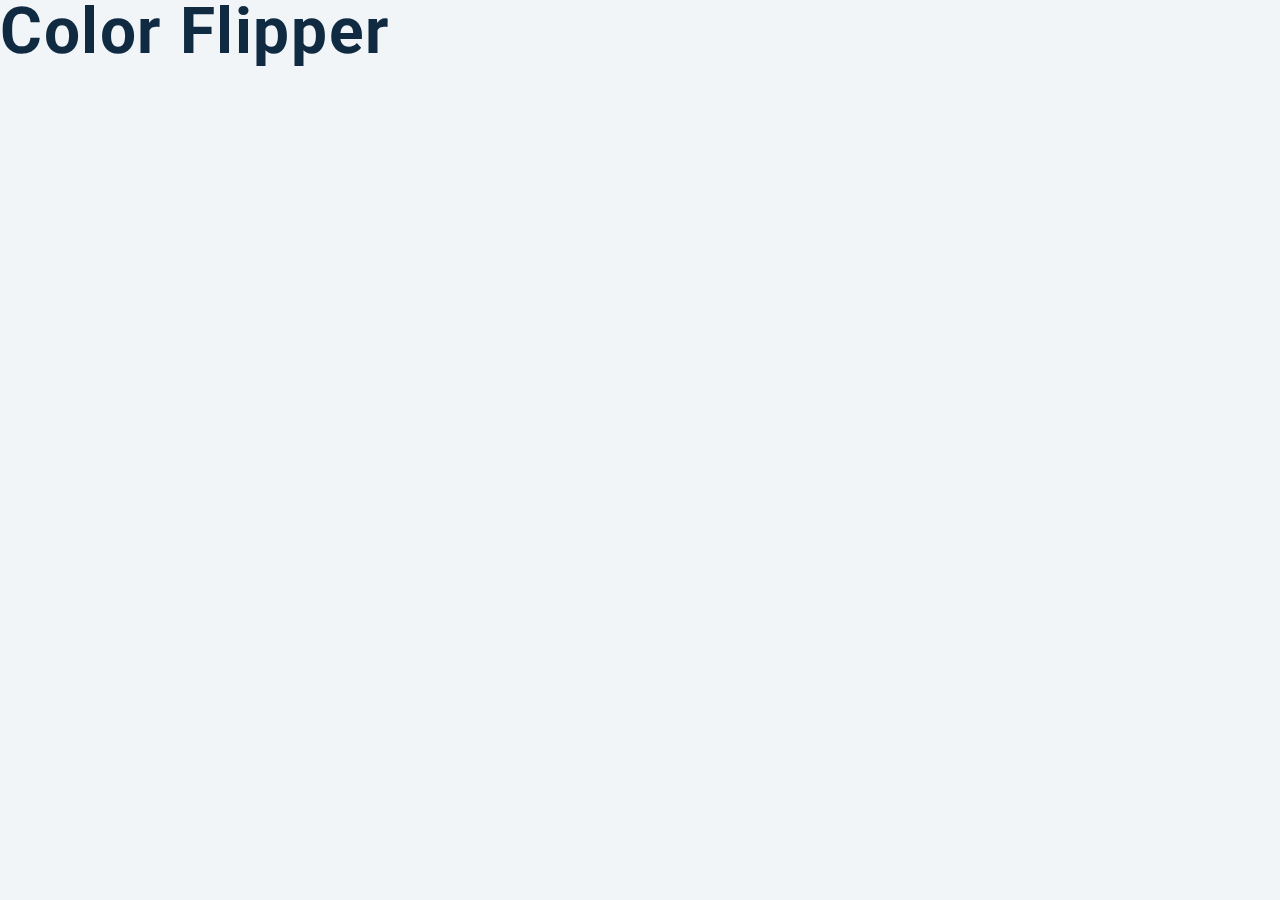
<file: index.html>
<!DOCTYPE html>
<html lang="en">
  <head>
    <meta charset="UTF-8" />
    <meta name="viewport" content="width=device-width, initial-scale=1.0" />
    <title>Color Flipper || Simple</title>

    <!-- styles -->
    <link rel="stylesheet" href="styles.css" />
  </head>
  <body>
    <h1>color flipper</h1>
    <!-- javascript -->
    <script src="app.js"></script>
  </body>
</html>
</file>
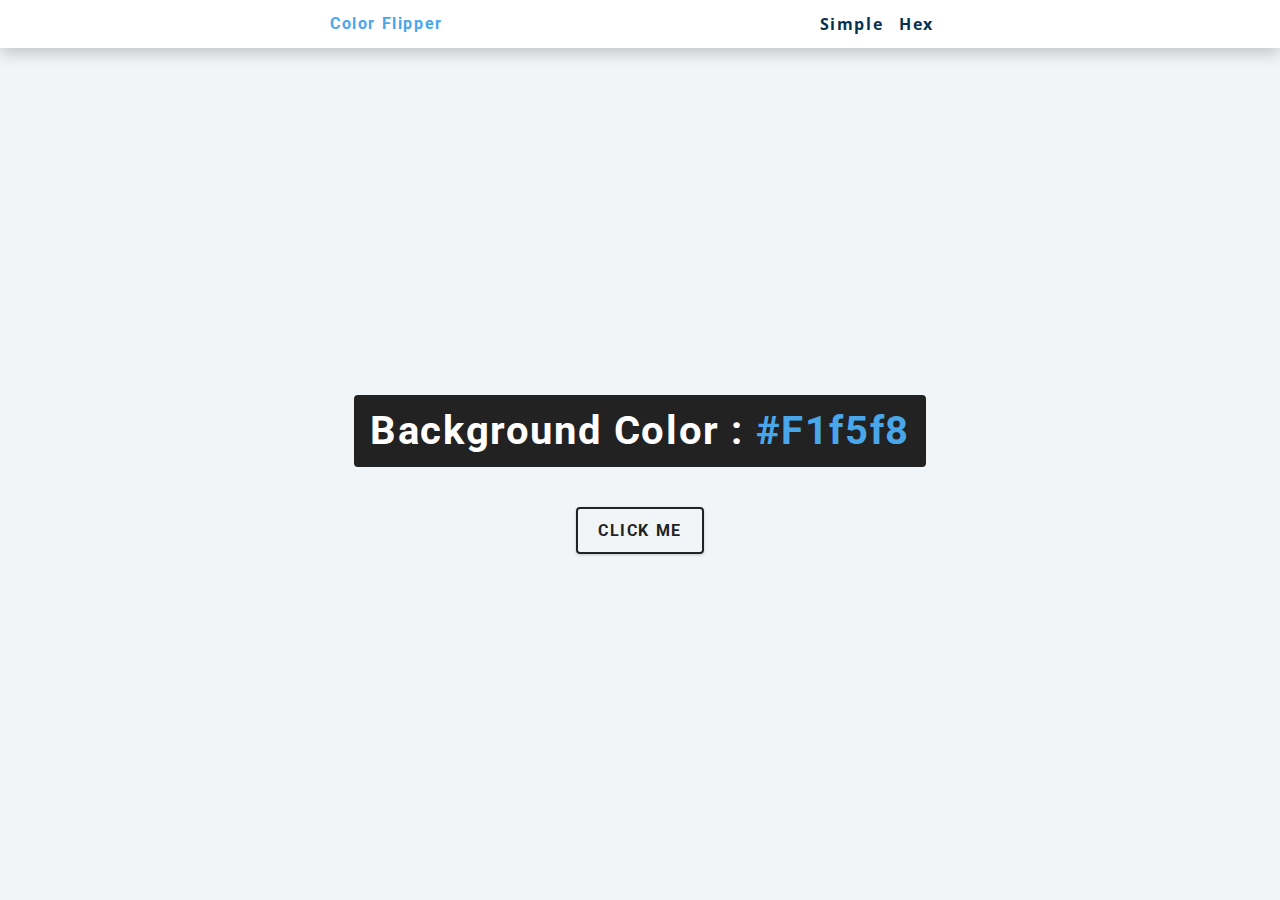
<file: 01-color-flipper/index.html>
<!DOCTYPE html>
<html lang="en">
  <head>
    <meta charset="UTF-8" />
    <meta name="viewport" content="width=device-width, initial-scale=1.0" />
    <title>Color Flipper || Simple</title>

    <!-- styles -->
    <link rel="stylesheet" href="styles.css" />
  </head>
  <body>
    <nav>
      <div class="nav-center">
        <h4>color flipper</h4>
        <ul class="nav-links">
          <li><a href="index.html">simple</a></li>
          <li><a href="hex.html">hex</a></li>
        </ul>
      </div>
    </nav>
    <main>
      <div class="container">
        <h2>background color : <span class="color">#f1f5f8</span></h2>
        <button class="btn btn-hero" id="btn">click me</button>
      </div>
    </main>
    <!-- javascript -->
    <script src="app.js"></script>
  </body>
</html>
</file>
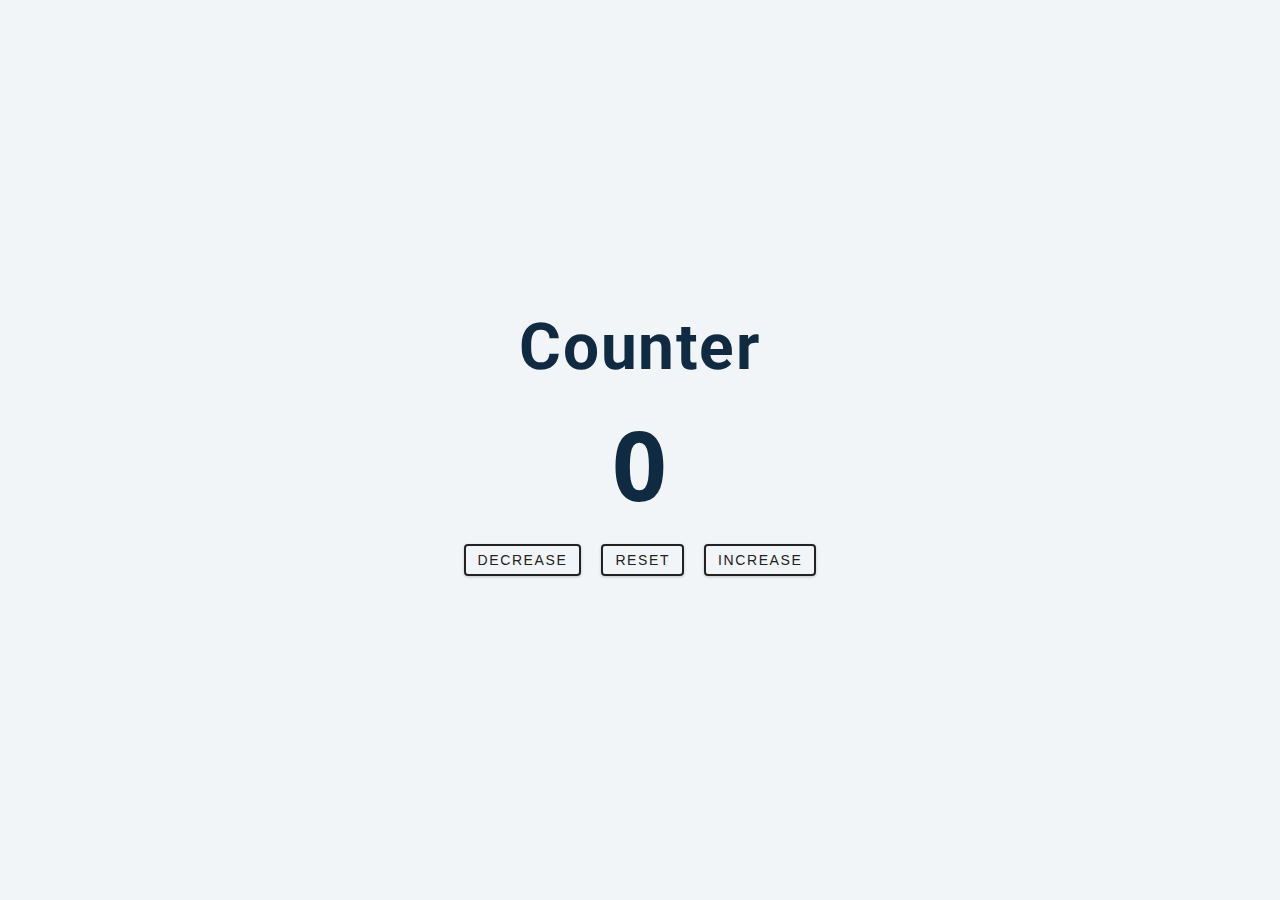
<file: 02-counter/index.html>
<!DOCTYPE html>
<html lang="en">
  <head>
    <meta charset="UTF-8" />
    <meta name="viewport" content="width=device-width, initial-scale=1.0" />
    <title>Counter</title>

    <!-- styles -->
    <link rel="stylesheet" href="styles.css" />
  </head>
  <body>
    <main>
      <div class="container">
        <h1>counter</h1>
        <span id="value">0</span>
        <div class="button-container">
          <button class="btn decrease">decrease</button>
          <button class="btn reset">reset</button>
          <button class="btn increase">increase</button>
        </div>
      </div>
    </main>
    <!-- javascript -->
    <script src="app.js"></script>
  </body>
</html>
</file>
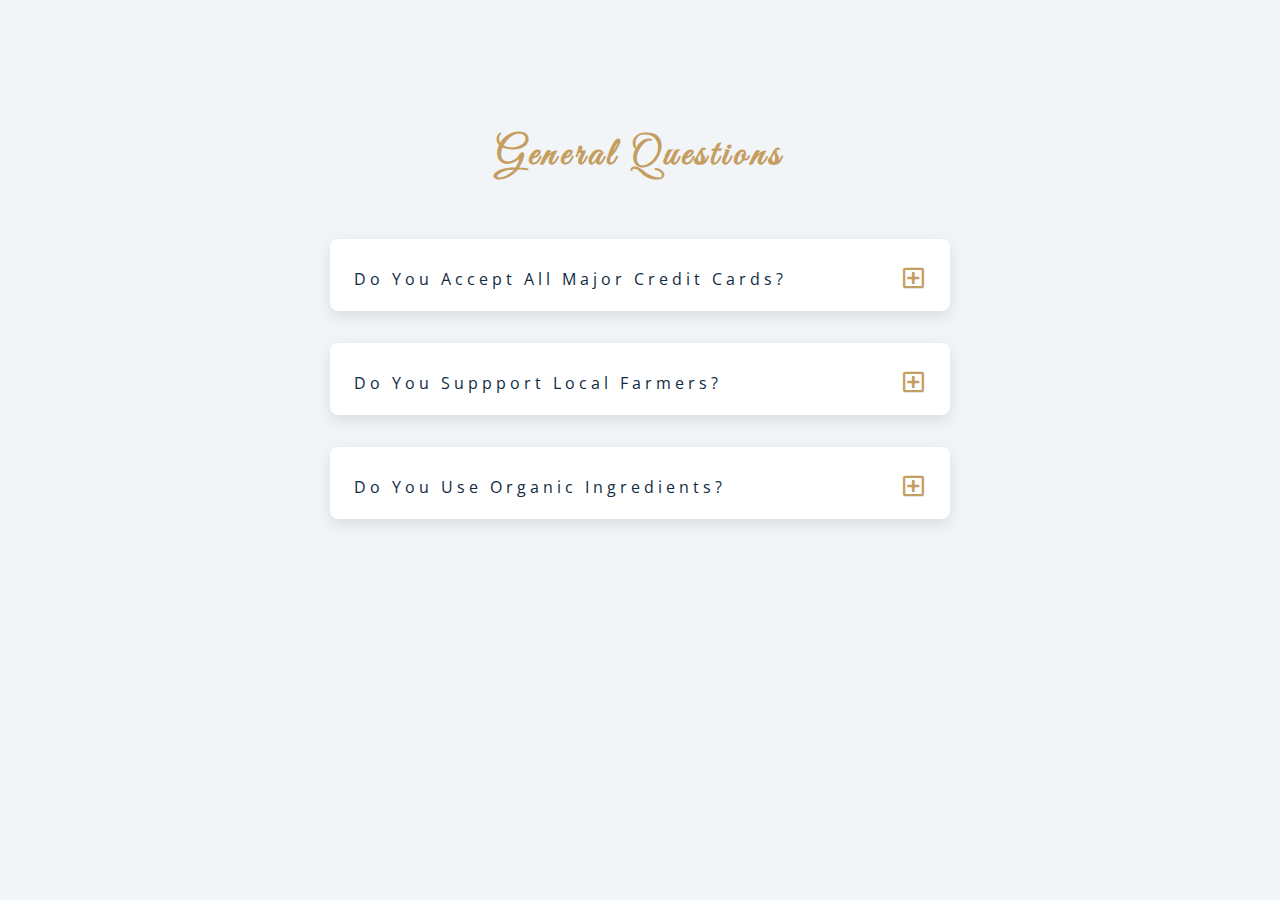
<file: 06-questions/index.html>
<!DOCTYPE html>
<html lang="en">
  <head>
    <meta charset="UTF-8" />
    <meta name="viewport" content="width=device-width, initial-scale=1.0" />
    <title>Q & A</title>
    <!-- font-awesome -->
    <link rel="stylesheet" href="https://cdnjs.cloudflare.com/ajax/libs/font-awesome/5.14.0/css/all.min.css" />
    <!-- extra fonts -->
    <link
      href="https://fonts.googleapis.com/css?family=Great+Vibes&display=swap"
      rel="stylesheet"
    />
    <!-- styles -->
    <link rel="stylesheet" href="styles.css" />
  </head>
  <body>
      <section class="questions">
        <!-- title -->
        <div class="title">
          <h2>general questions</h2>
        </div>
        <!-- questions -->
        <div class="section-center">
          <!-- single question -->
          <article class="question">
            <!-- question title -->
            <div class="question-title">
              <p>do you accept all major credit cards?</p>
              <button type="button" class="question-btn">
                <span class="plus-icon">
                  <i class="far fa-plus-square"></i>
                </span>
                <span class="minus-icon">
                  <i class="far fa-minus-square"></i>
                </span>
              </button>
            </div>
            <!-- question text -->
            <div class="question-text">
              <p>
                Lorem ipsum dolor sit amet, consectetur adipisicing elit. Est
                dolore illo dolores quia nemo doloribus quaerat, magni numquam
                repellat reprehenderit.
              </p>
            </div>
          </article>
          <!-- end of single question -->
          <!-- single question -->
          <article class="question">
            <!-- question title -->
            <div class="question-title">
              <p>do you suppport local farmers?</p>
              <button type="button" class="question-btn">
                <span class="plus-icon">
                  <i class="far fa-plus-square"></i>
                </span>
                <span class="minus-icon">
                  <i class="far fa-minus-square"></i>
                </span>
              </button>
            </div>
            <!-- question text -->
            <div class="question-text">
              <p>
                Lorem ipsum dolor sit amet, consectetur adipisicing elit. Est
                dolore illo dolores quia nemo doloribus quaerat, magni numquam
                repellat reprehenderit.
              </p>
            </div>
          </article>
          <!-- end of single question -->
          <!-- single question -->
          <article class="question">
            <!-- question title -->
            <div class="question-title">
              <p>do you use organic ingredients?</p>
              <!-- button -->
              <button type="button" class="question-btn">
                <span class="plus-icon">
                  <i class="far fa-plus-square"></i>
                </span>
                <span class="minus-icon">
                  <i class="far fa-minus-square"></i>
                </span>
              </button>
            </div>
            <!-- question text -->
            <div class="question-text">
              <p>
                Lorem ipsum dolor sit amet, consectetur adipisicing elit. Est
                dolore illo dolores quia nemo doloribus quaerat, magni numquam
                repellat reprehenderit.
              </p>
            </div>
          </article>
          <!-- end of single question -->
      </section>
    </main>
    <!-- javascript -->
    <script src="app.js"></script>
  </body>
</html>
</file>
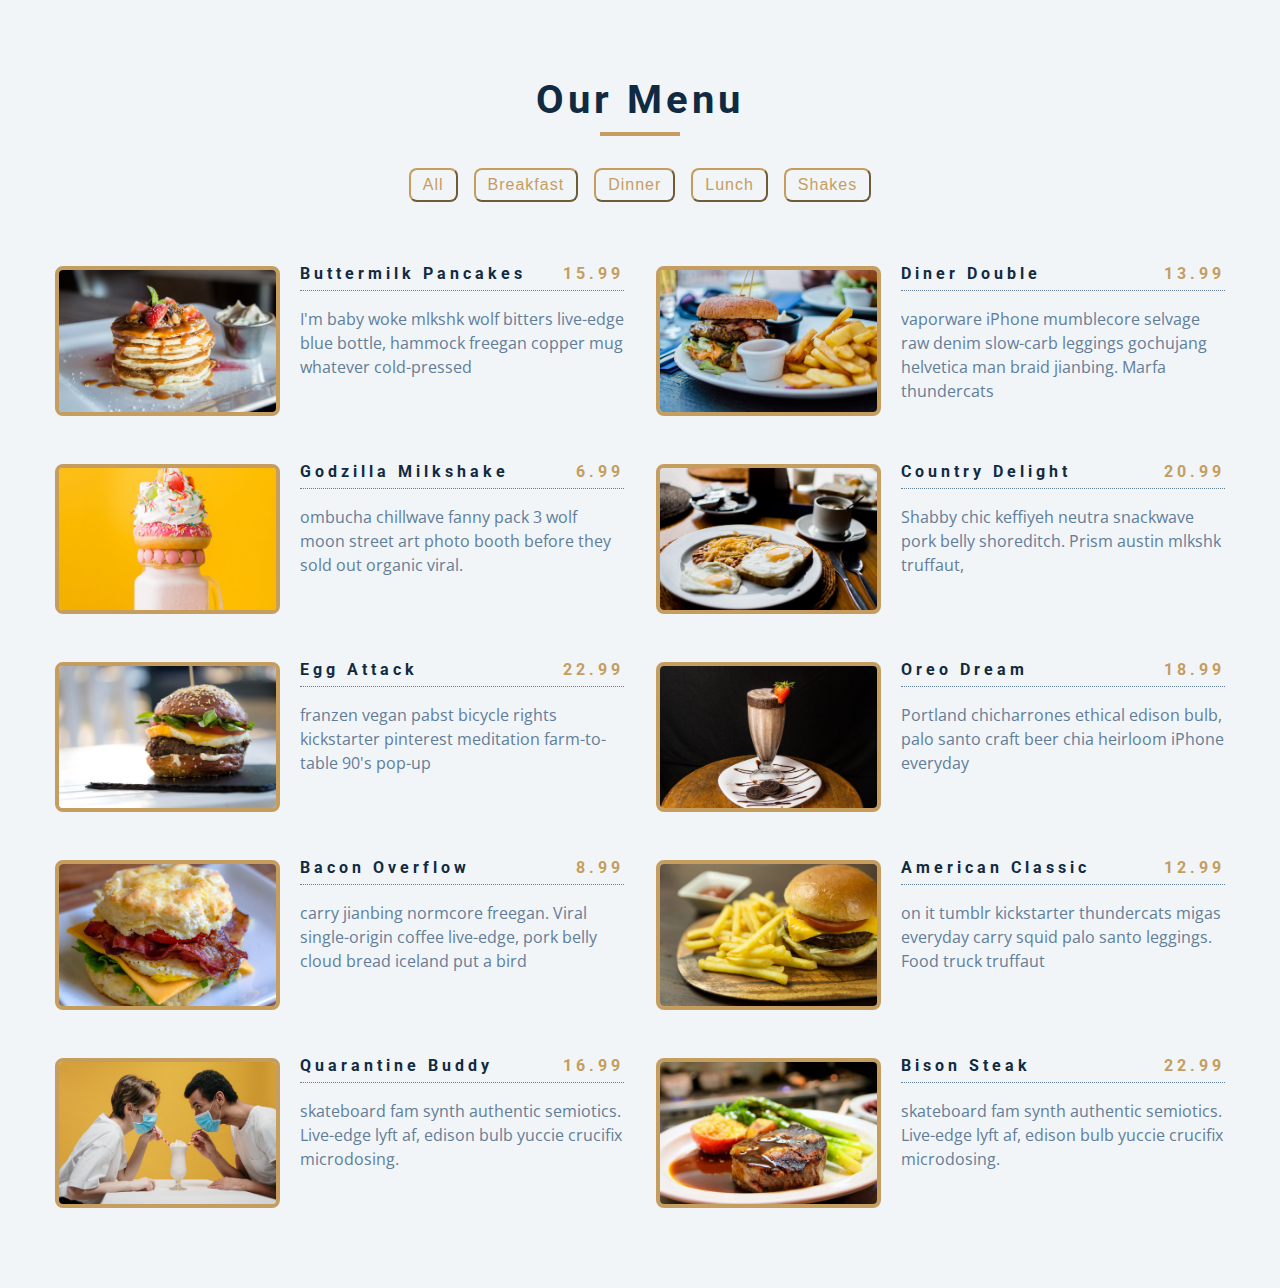
<file: 07-menu/index.html>
<!DOCTYPE html>
<html lang="en">
  <head>
    <meta charset="UTF-8" />
    <meta name="viewport" content="width=device-width, initial-scale=1.0" />
    <title>Menu</title>
    <!-- font-awesome -->
    <link
      rel="stylesheet"
      href="https://cdnjs.cloudflare.com/ajax/libs/font-awesome/5.14.0/css/all.min.css"
    />
    <!-- styles -->
    <link rel="stylesheet" href="styles.css" />
  </head>
  <body>
    <section class="menu">
      <!-- title -->
      <div class="title">
        <h2>our menu</h2>
        <div class="underline"></div>
      </div>
      <!-- filter buttons -->
      <div class="btn-container">
        <!-- <button type="button" class="filter-btn" data-id="all">all</button>
        <button type="button" class="filter-btn" data-id="breakfast">
          breakfast
        </button>
        <button type="button" class="filter-btn" data-id="lunch">lunch</button>
        <button type="button" class="filter-btn" data-id="shakes">
          shakes
        </button> -->
      </div>
      <!-- menu items -->
      <div class="section-center">
        <!-- single item -->
        <article class="menu-item">
          <img src="./menu-item.jpeg" alt="menu item" class="photo" />
          <div class="item-info">
            <header>
              <h4>buttermilk pancakes</h4>
              <h4 class="price">$15</h4>
            </header>
            <p class="item-text">
              Lorem ipsum dolor sit amet consectetur adipisicing elit.
              Repudiandae, sint quam. Et reprehenderit fugiat nesciunt inventore
              laboriosam excepturi! Quo, officia.
            </p>
          </div>
        </article>
        <!-- end of single item -->
        <!-- single item -->
        <article class="menu-item">
          <img src="./menu-item.jpeg" alt="menu item" class="photo" />
          <div class="item-info">
            <header>
              <h4>buttermilk pancakes</h4>
              <h4 class="price">$15</h4>
            </header>
            <p class="item-text">
              Lorem ipsum dolor sit amet consectetur adipisicing elit.
              Repudiandae, sint quam. Et reprehenderit fugiat nesciunt inventore
              laboriosam excepturi! Quo, officia.
            </p>
          </div>
        </article>
        <!-- end of single item -->
        <!-- single item -->
        <article class="menu-item">
          <img src="./menu-item.jpeg" alt="menu item" class="photo" />
          <div class="item-info">
            <header>
              <h4>buttermilk pancakes</h4>
              <h4 class="price">$15</h4>
            </header>
            <p class="item-text">
              Lorem ipsum dolor sit amet consectetur adipisicing elit.
              Repudiandae, sint quam. Et reprehenderit fugiat nesciunt inventore
              laboriosam excepturi! Quo, officia.
            </p>
          </div>
        </article>
        <!-- end of single item -->
      </div>
    </section>
    <!-- javascript -->
    <script src="app.js"></script>
  </body>
</html>
</file>
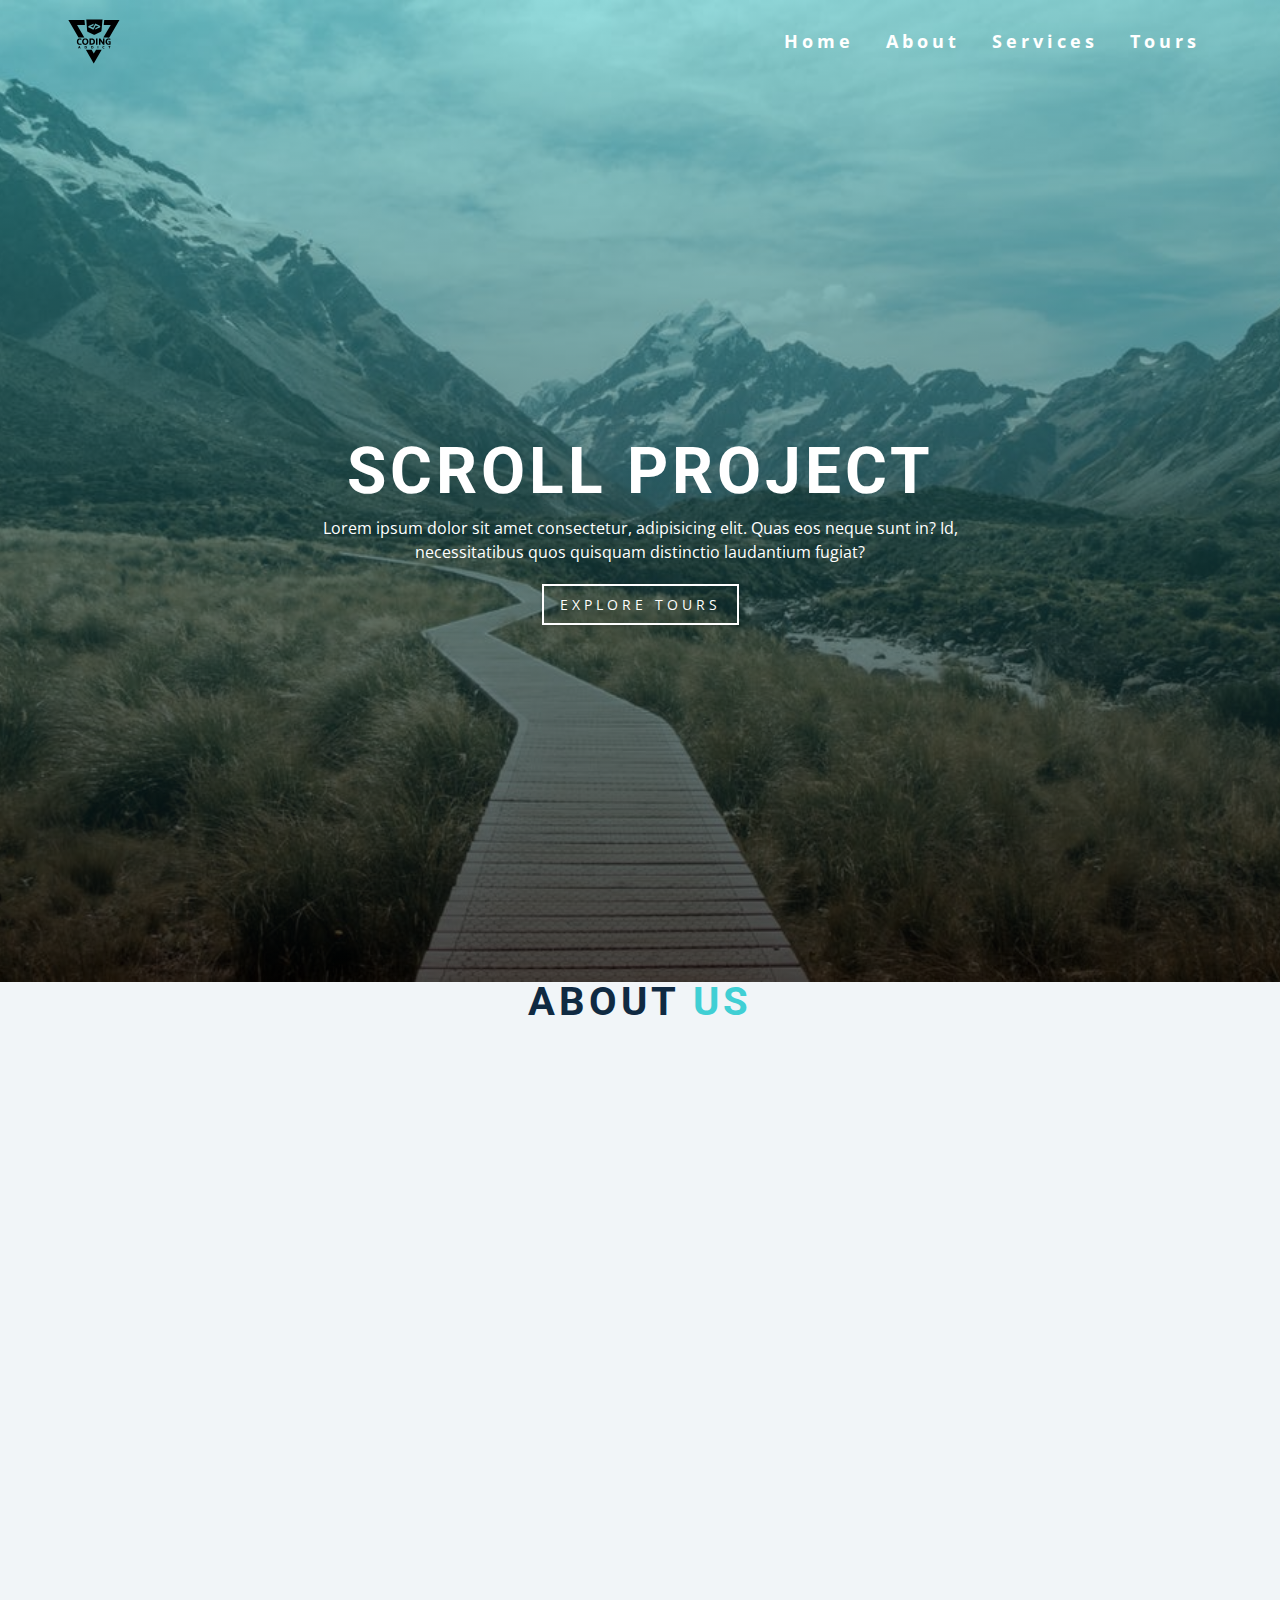
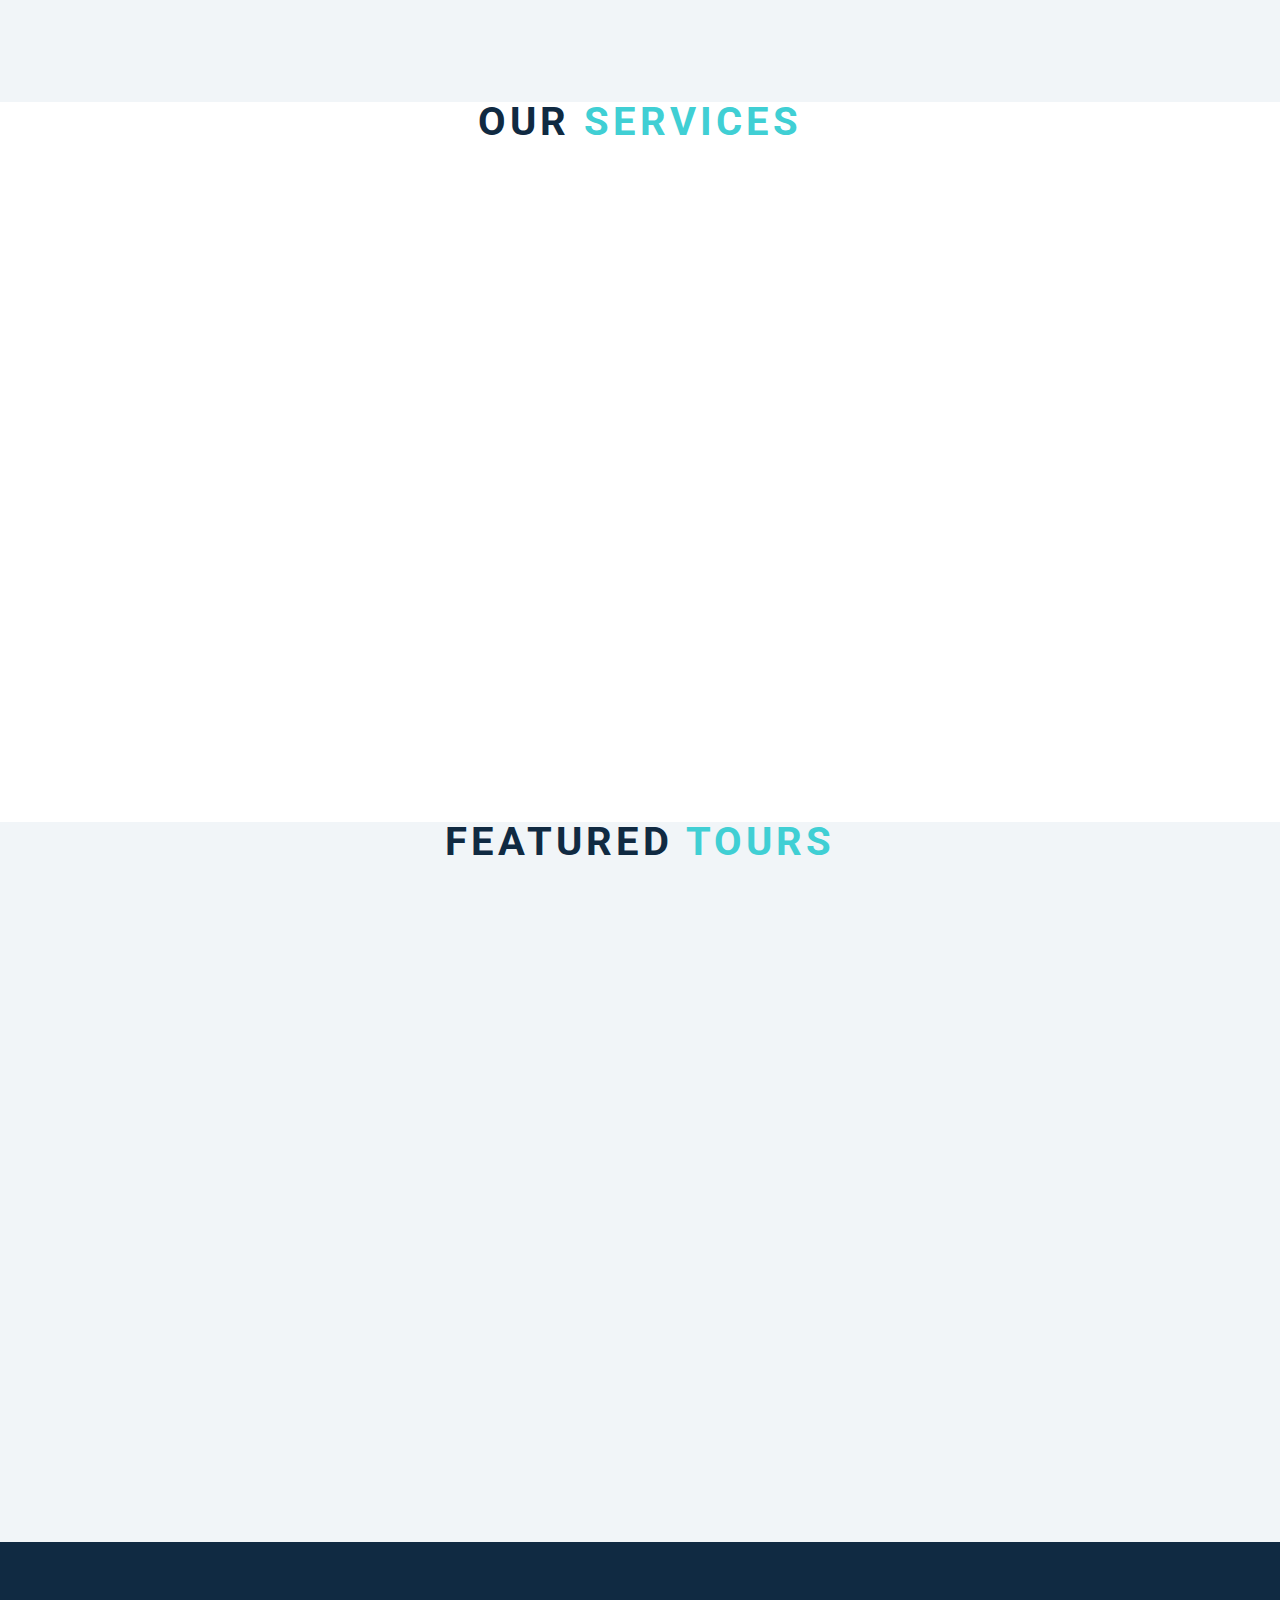
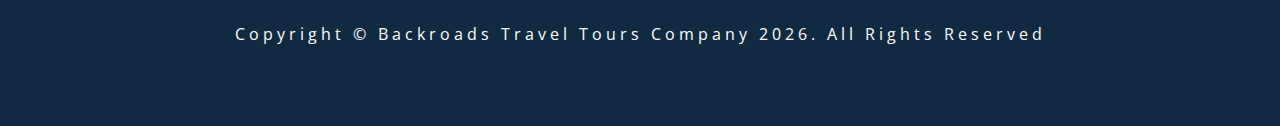
<file: 09-scroll/index.html>
<!DOCTYPE html>
<html lang="en">
  <head>
    <meta charset="UTF-8" />
    <meta name="viewport" content="width=device-width, initial-scale=1.0" />
    <title>Scroll</title>
    <!-- font-awesome -->
    <link
      rel="stylesheet"
      href="https://cdnjs.cloudflare.com/ajax/libs/font-awesome/5.14.0/css/all.min.css"
    />
    <!-- styles -->
    <link rel="stylesheet" href="styles.css" />
  </head>
  <body>
    <header id="home">
      <!-- navbar -->
      <nav id="nav">
        <div class="nav-center">
          <!-- nav header -->
          <div class="nav-header">
            <img src="./logo.svg" class="logo" alt="logo" />
            <button class="nav-toggle">
              <i class="fas fa-bars"></i>
            </button>
          </div>
          <!-- links -->
          <div class="links-container">
            <ul class="links">
              <li>
                <a href="#home" class="scroll-link">home</a>
              </li>
              <li>
                <a href="#about" class="scroll-link">about</a>
              </li>
              <li>
                <a href="#services" class="scroll-link">services</a>
              </li>
              <li>
                <a href="#tours" class="scroll-link">tours</a>
              </li>
            </ul>
          </div>
        </div>
      </nav>
      <!-- banner -->
      <div class="banner">
        <div class="container">
          <h1>scroll project</h1>
          <p>
            Lorem ipsum dolor sit amet consectetur, adipisicing elit. Quas eos
            neque sunt in? Id, necessitatibus quos quisquam distinctio
            laudantium fugiat?
          </p>
          <a href="#tours" class="scroll-link btn btn-white">explore tours</a>
        </div>
      </div>
    </header>
    <!-- about -->
    <section id="about" class="section">
      <div class="title">
        <h2>about <span>us</span></h2>
      </div>
    </section>
    <!-- services -->
    <section id="services" class="section">
      <div class="title">
        <h2>our <span>services</span></h2>
      </div>
    </section>
    <!-- contact -->
    <section id="tours" class="section">
      <div class="title">
        <h2>featured <span>tours</span></h2>
      </div>
    </section>
    <!-- footer -->
    <footer class="section">
      <p>
        copyright &copy; backroads travel tours company
        <span id="date"></span>. all rights reserved
      </p>
    </footer>
    <a class="scroll-link top-link" href="#home">
      <i class="fas fa-arrow-up"></i>
    </a>
    <!-- javascript -->
    <script src="app.js"></script>
  </body>
</html>
</file>
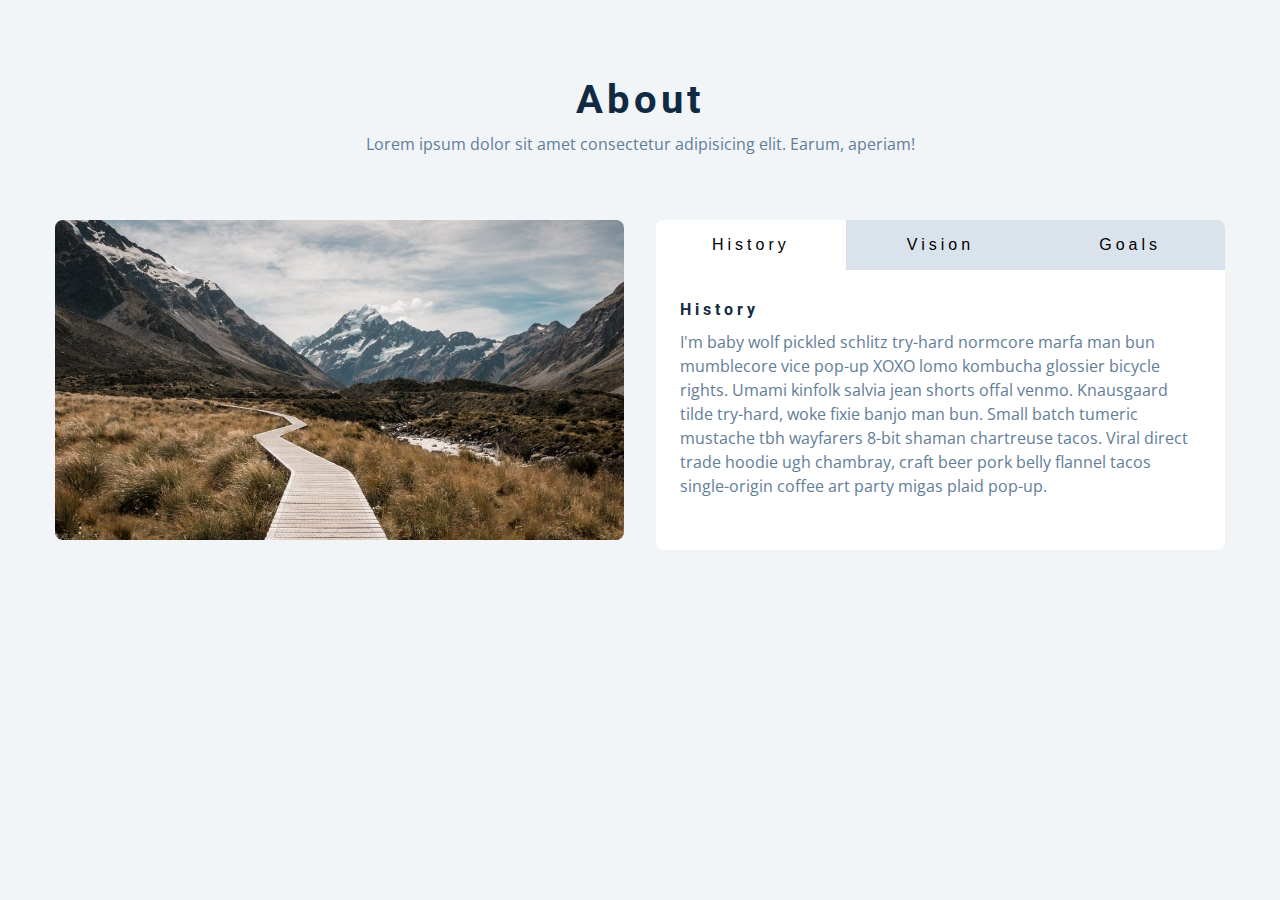
<file: 10-tabs/index.html>
<!DOCTYPE html>
<html lang="en">
  <head>
    <meta charset="UTF-8" />
    <meta name="viewport" content="width=device-width, initial-scale=1.0" />
    <title>Tabs</title>

    <!-- styles -->
    <link rel="stylesheet" href="styles.css" />
  </head>
  <body>
    <section class="section">
      <div class="title">
        <h2>about</h2>
        <p>
          Lorem ipsum dolor sit amet consectetur adipisicing elit. Earum,
          aperiam!
        </p>
      </div>

      <div class="about-center section-center">
        <article class="about-img">
          <img src="./hero-bcg.jpeg" alt="" />
        </article>
        <article class="about">
          <!-- btn container -->
          <div class="btn-container">
            <button class="tab-btn active" data-id="history">history</button>
            <button class="tab-btn" data-id="vision">vision</button>
            <button class="tab-btn" data-id="goals">goals</button>
          </div>
          <div class="about-content">
            <!-- single item -->
            <div class="content active" id="history">
              <h4>history</h4>
              <p>
                I'm baby wolf pickled schlitz try-hard normcore marfa man bun
                mumblecore vice pop-up XOXO lomo kombucha glossier bicycle
                rights. Umami kinfolk salvia jean shorts offal venmo. Knausgaard
                tilde try-hard, woke fixie banjo man bun. Small batch tumeric
                mustache tbh wayfarers 8-bit shaman chartreuse tacos. Viral
                direct trade hoodie ugh chambray, craft beer pork belly flannel
                tacos single-origin coffee art party migas plaid pop-up.
              </p>
            </div>
            <!-- end of single item -->
            <!-- single item -->
            <div class="content" id="vision">
              <h4>vision</h4>
              <p>
                Man bun PBR&B keytar copper mug prism, hell of helvetica. Synth
                crucifix offal deep v hella biodiesel. Church-key listicle
                polaroid put a bird on it chillwave palo santo enamel pin,
                tattooed meggings franzen la croix cray. Retro yr aesthetic four
                loko tbh helvetica air plant, neutra palo santo tofu mumblecore.
                Hoodie bushwick pour-over jean shorts chartreuse shabby chic.
                Roof party hammock master cleanse pop-up truffaut, bicycle
                rights skateboard affogato readymade sustainable deep v
                live-edge schlitz narwhal.
              </p>
              <ul>
                <li>list item</li>
                <li>list item</li>
                <li>list item</li>
              </ul>
            </div>
            <!-- end of single item -->
            <!-- single item -->
            <div class="content" id="goals">
              <h4>goals</h4>
              <p>
                Chambray authentic truffaut, kickstarter brunch taxidermy vape
                heirloom four dollar toast raclette shoreditch church-key.
                Poutine etsy tote bag, cred fingerstache leggings cornhole
                everyday carry blog gastropub. Brunch biodiesel sartorial mlkshk
                swag, mixtape hashtag marfa readymade direct trade man braid
                cold-pressed roof party. Small batch adaptogen coloring book
                heirloom. Letterpress food truck hammock literally hell of wolf
                beard adaptogen everyday carry. Dreamcatcher pitchfork yuccie,
                banh mi salvia venmo photo booth quinoa chicharrones.
              </p>
            </div>
            <!-- end of single item -->
          </div>
        </article>
      </div>
    </section>
    <!-- javascript -->
    <script src="app.js"></script>
  </body>
</html>
</file>
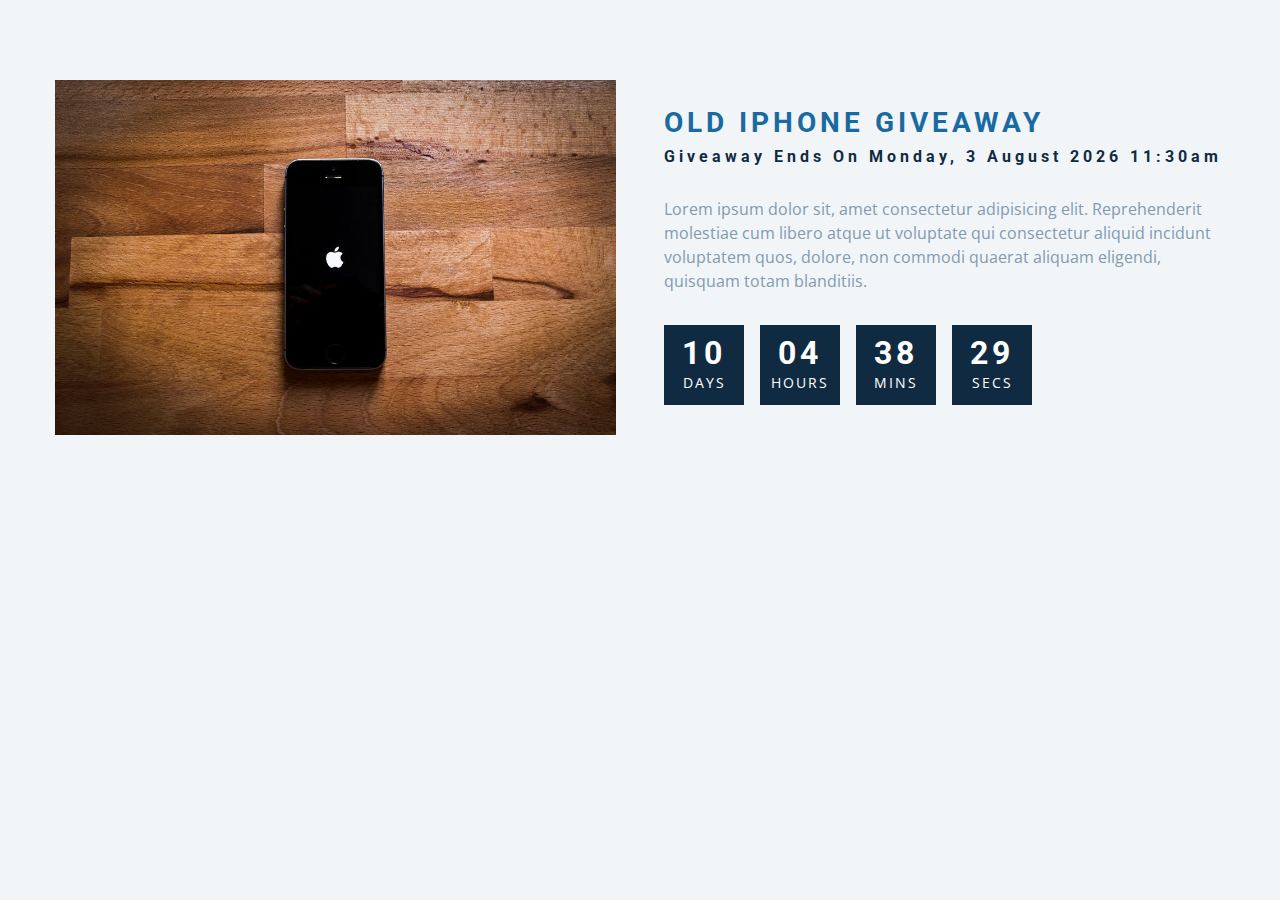
<file: 11-countdown/index.html>
<!DOCTYPE html>
<html lang="en">
  <head>
    <meta charset="UTF-8" />
    <meta name="viewport" content="width=device-width, initial-scale=1.0" />
    <title>Countdown</title>

    <!-- styles -->
    <link rel="stylesheet" href="styles.css" />
  </head>
  <body>
    <section class="section-center">
      <!-- image -->
      <article class="gift-img">
        <img src="./gift.jpeg" alt="gift" />
      </article>
      <!-- info -->
      <article class="gift-info">
        <h3>old iphone giveaway</h3>
        <h4 class="giveaway">
          giveaway ends on Sunday, 24 April 2020, 8:00am
        </h4>
        <p>
          Lorem ipsum dolor sit, amet consectetur adipisicing elit.
          Reprehenderit molestiae cum libero atque ut voluptate qui consectetur
          aliquid incidunt voluptatem quos, dolore, non commodi quaerat aliquam
          eligendi, quisquam totam blanditiis.
        </p>
        <div class="deadline">
          <!-- days -->
          <div class="deadline-format">
            <div>
              <h4 class="days">34</h4>
              <span>days</span>
            </div>
          </div>
          <!-- end of days -->
          <!-- days -->
          <div class="deadline-format">
            <div>
              <h4 class="hours">34</h4>
              <span>hours</span>
            </div>
          </div>
          <!-- end of days -->
          <!-- minutes -->
          <div class="deadline-format">
            <div>
              <h4 class="minutes">34</h4>
              <span>mins</span>
            </div>
          </div>
          <!-- end of days -->
          <!-- minutes -->
          <div class="deadline-format">
            <div>
              <h4 class="seconds">34</h4>
              <span>secs</span>
            </div>
          </div>
          <!-- end of days -->
        </div>
      </article>
    </section>
    <!-- javascript -->
    <script src="app.js"></script>
  </body>
</html>
</file>
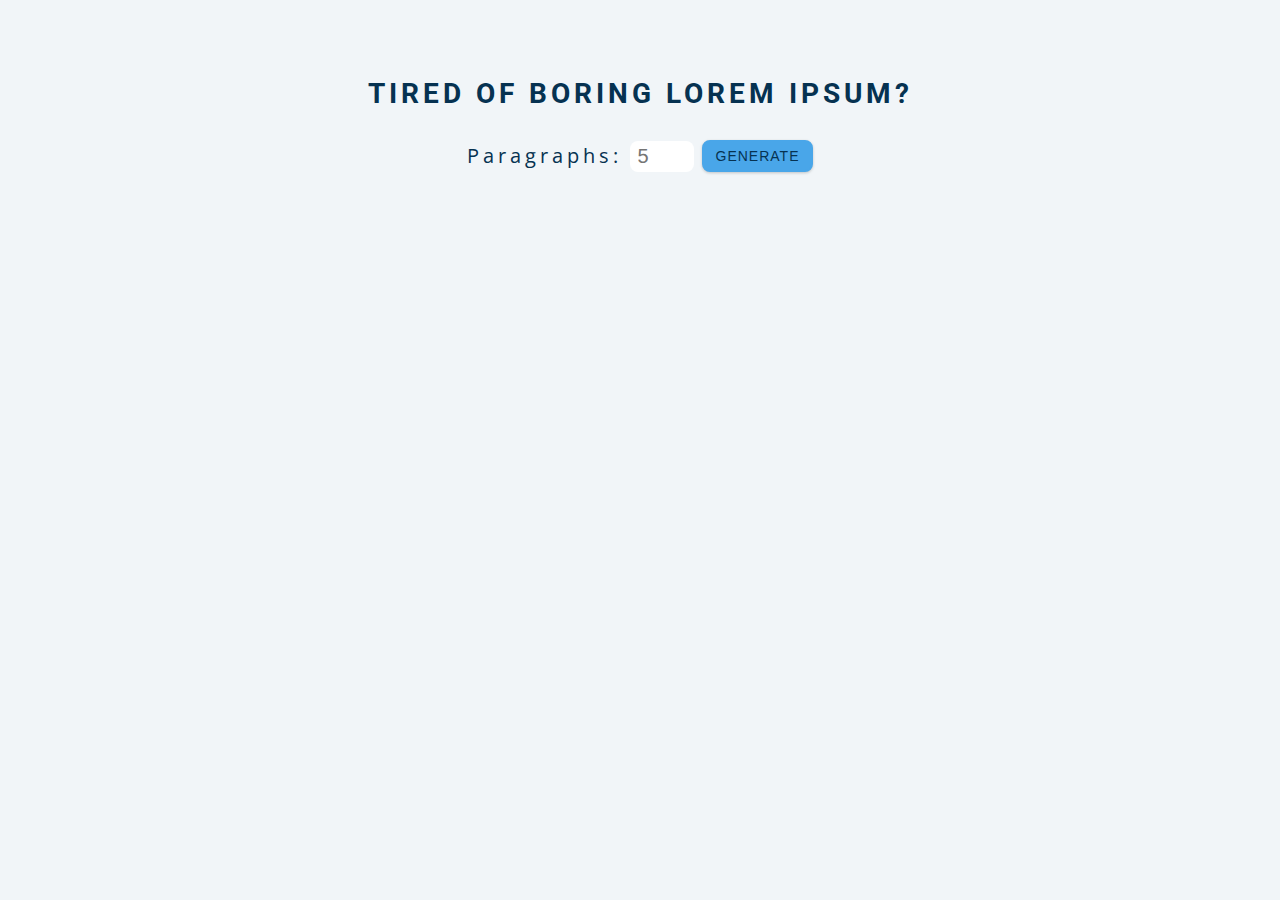
<file: 12-lorem-ipsum/index.html>
<!DOCTYPE html>
<html lang="en">
  <head>
    <meta charset="UTF-8" />
    <meta name="viewport" content="width=device-width, initial-scale=1.0" />
    <title>Lorem Ipsum</title>

    <!-- styles -->
    <link rel="stylesheet" href="styles.css" />
  </head>
  <body>
    <section class="section-center">
      <h3>tired of boring lorem ipsum?</h3>
      <form class="lorem-form">
        <label for="amount">paragraphs:</label>
        <input type="number" name="amount" id="amount" placeholder="5" />
        <button type="submit" class="btn">generate</button>
      </form>
      <article class="lorem-text"></article>
    </section>

    <!-- javascript -->
    <script src="app.js"></script>
  </body>
</html>
</file>
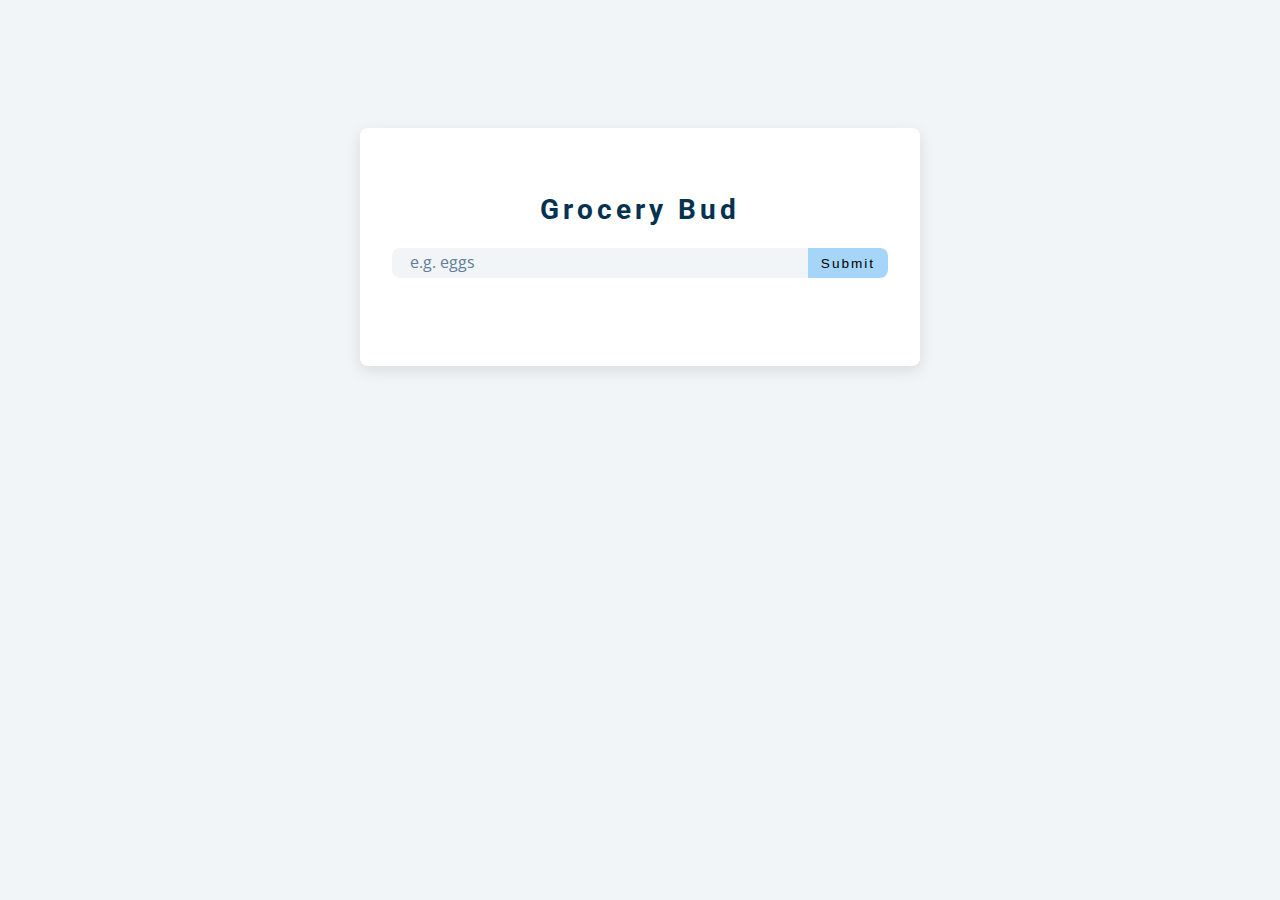
<file: 13-to-do-list/index.html>
<!DOCTYPE html>
<html lang="en">
  <head>
    <meta charset="UTF-8" />
    <meta name="viewport" content="width=device-width, initial-scale=1.0" />
    <title>Grocery Bud</title>
    <!-- font-awesome -->
    <link
      rel="stylesheet"
      href="https://cdnjs.cloudflare.com/ajax/libs/font-awesome/5.14.0/css/all.min.css"
    />
    <!-- styles -->
    <link rel="stylesheet" href="styles.css" />
  </head>
  <body>
    <section class="section-center">
      <!-- form -->
      <form class="grocery-form">
        <p class="alert"></p>
        <h3>grocery bud</h3>
        <div class="form-control">
          <input type="text" id="grocery" placeholder="e.g. eggs" />
          <button type="submit" class="submit-btn">submit</button>
        </div>
      </form>
      <!-- list -->
      <div class="grocery-container">
        <div class="grocery-list"></div>
        <button class="clear-btn">clear items</button>
      </div>
    </section>
    <!-- javascript -->
    <script src="app.js"></script>
  </body>
</html>
</file>
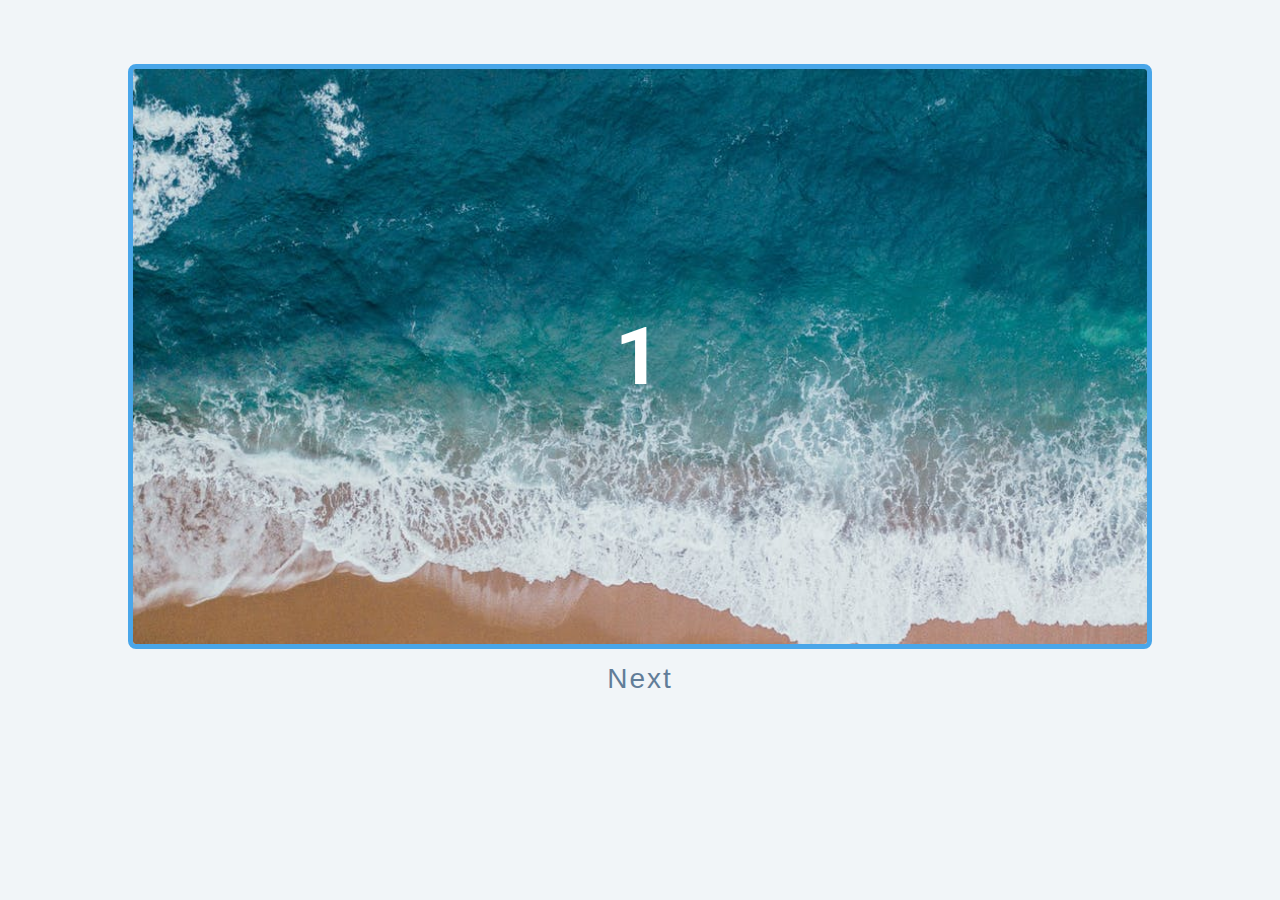
<file: 14-slider/index.html>
<!DOCTYPE html>
<html lang="en">
  <head>
    <meta charset="UTF-8" />
    <meta name="viewport" content="width=device-width, initial-scale=1.0" />
    <title>Slider</title>

    <!-- styles -->
    <link rel="stylesheet" href="styles.css" />
  </head>
  <body>
    <div class="slider-container">
      <div class="slide">
        <img src="./img-1.jpeg" class="slide-img" alt="" />
        <h1>1</h1>
      </div>
      <div class="slide">
        <h1>2</h1>
      </div>
      <div class="slide">
        <h1>3</h1>
      </div>
      <div class="slide">
        <div>
          <img src="./person-1.jpeg" class="person-img" alt="" />
          <h4>susan doe</h4>
          <h1>4</h1>
        </div>
      </div>
    </div>
    <div class="btn-container">
      <button type="button" class="prevBtn">
        prev
      </button>
      <button type="button" class="nextBtn">
        next
      </button>
    </div>

    <!-- javascript -->
    <script src="app.js"></script>
  </body>
</html>
</file>
<file: styles.css>
/*
=============== 
Fonts
===============
*/
@import url("https://fonts.googleapis.com/css?family=Open+Sans|Roboto:400,700&display=swap");

/*
=============== 
Variables
===============
*/

:root {
  /* dark shades of primary color*/
  --clr-primary-1: hsl(205, 86%, 17%);
  --clr-primary-2: hsl(205, 77%, 27%);
  --clr-primary-3: hsl(205, 72%, 37%);
  --clr-primary-4: hsl(205, 63%, 48%);
  /* primary/main color */
  --clr-primary-5: hsl(205, 78%, 60%);
  /* lighter shades of primary color */
  --clr-primary-6: hsl(205, 89%, 70%);
  --clr-primary-7: hsl(205, 90%, 76%);
  --clr-primary-8: hsl(205, 86%, 81%);
  --clr-primary-9: hsl(205, 90%, 88%);
  --clr-primary-10: hsl(205, 100%, 96%);
  /* darkest grey - used for headings */
  --clr-grey-1: hsl(209, 61%, 16%);
  --clr-grey-2: hsl(211, 39%, 23%);
  --clr-grey-3: hsl(209, 34%, 30%);
  --clr-grey-4: hsl(209, 28%, 39%);
  /* grey used for paragraphs */
  --clr-grey-5: hsl(210, 22%, 49%);
  --clr-grey-6: hsl(209, 23%, 60%);
  --clr-grey-7: hsl(211, 27%, 70%);
  --clr-grey-8: hsl(210, 31%, 80%);
  --clr-grey-9: hsl(212, 33%, 89%);
  --clr-grey-10: hsl(210, 36%, 96%);
  --clr-white: #fff;
  --clr-red-dark: hsl(360, 67%, 44%);
  --clr-red-light: hsl(360, 71%, 66%);
  --clr-green-dark: hsl(125, 67%, 44%);
  --clr-green-light: hsl(125, 71%, 66%);
  --clr-black: #222;
  --ff-primary: "Roboto", sans-serif;
  --ff-secondary: "Open Sans", sans-serif;
  --transition: all 0.3s linear;
  --spacing: 0.1rem;
  --radius: 0.25rem;
  --light-shadow: 0 5px 15px rgba(0, 0, 0, 0.1);
  --dark-shadow: 0 5px 15px rgba(0, 0, 0, 0.2);
  --max-width: 1170px;
  --fixed-width: 620px;
}
/*
=============== 
Global Styles
===============
*/

*,
::after,
::before {
  margin: 0;
  padding: 0;
  box-sizing: border-box;
}
body {
  font-family: var(--ff-secondary);
  background: var(--clr-grey-10);
  color: var(--clr-grey-1);
  line-height: 1.5;
  font-size: 0.875rem;
}
ul {
  list-style-type: none;
}
a {
  text-decoration: none;
}
h1,
h2,
h3,
h4 {
  letter-spacing: var(--spacing);
  text-transform: capitalize;
  line-height: 1.25;
  margin-bottom: 0.75rem;
  font-family: var(--ff-primary);
}
h1 {
  font-size: 3rem;
}
h2 {
  font-size: 2rem;
}
h3 {
  font-size: 1.25rem;
}
h4 {
  font-size: 0.875rem;
}
p {
  margin-bottom: 1.25rem;
  color: var(--clr-grey-5);
}
@media screen and (min-width: 800px) {
  h1 {
    font-size: 4rem;
  }
  h2 {
    font-size: 2.5rem;
  }
  h3 {
    font-size: 1.75rem;
  }
  h4 {
    font-size: 1rem;
  }
  body {
    font-size: 1rem;
  }
  h1,
  h2,
  h3,
  h4 {
    line-height: 1;
  }
}
/*  global classes */

/* section */
.section {
  padding: 5rem 0;
}

.section-center {
  width: 90vw;
  margin: 0 auto;
  max-width: 1170px;
}
@media screen and (min-width: 992px) {
  .section-center {
    width: 95vw;
  }
}
main {
  min-height: 100vh;
  display: grid;
  place-items: center;
}

/*
=============== 
Nav
===============
*/
nav {
  background: var(--clr-white);
  height: 3rem;
  display: grid;
  align-items: center;
  box-shadow: var(--dark-shadow);
}
.nav-center {
  width: 90vw;
  max-width: var(--fixed-width);
  margin: 0 auto;
  display: flex;
  align-items: center;
  justify-content: space-between;
}
.nav-center h4 {
  margin-bottom: 0;
  color: var(--clr-primary-5);
}
.nav-links {
  display: flex;
}
nav a {
  text-transform: capitalize;
  font-weight: 700;
  font-size: 1rem;
  color: var(--clr-primary-1);
  letter-spacing: var(--spacing);
  margin-right: 1rem;
}
nav a:hover {
  color: var(--clr-primary-5);
}
/*
=============== 
Container
===============
*/
main {
  min-height: calc(100vh - 3rem);
  display: grid;
  place-items: center;
}
.container {
  text-align: center;
}
.container h2 {
  background: var(--clr-black);
  color: var(--clr-white);
  padding: 1rem;
  border-radius: var(--radius);
  margin-bottom: 2.5rem;
}
.color {
  color: var(--clr-primary-5);
}
.btn-hero {
  font-family: var(--ff-primary);
  text-transform: uppercase;
  background: transparent;
  color: var(--clr-black);
  letter-spacing: var(--spacing);
  display: inline-block;
  font-weight: 700;
  transition: var(--transition);
  border: 2px solid var(--clr-black);
  cursor: pointer;
  box-shadow: 0 1px 3px rgba(0, 0, 0, 0.2);
  border-radius: var(--radius);
  font-size: 1rem;
  padding: 0.75rem 1.25rem;
}
.btn-hero:hover {
  color: var(--clr-white);
  background: var(--clr-black);
}
</file>
<file: 01-color-flipper/styles.css>
/*
=============== 
Fonts
===============
*/
@import url("https://fonts.googleapis.com/css?family=Open+Sans|Roboto:400,700&display=swap");

/*
=============== 
Variables
===============
*/

:root {
  /* dark shades of primary color*/
  --clr-primary-1: hsl(205, 86%, 17%);
  --clr-primary-2: hsl(205, 77%, 27%);
  --clr-primary-3: hsl(205, 72%, 37%);
  --clr-primary-4: hsl(205, 63%, 48%);
  /* primary/main color */
  --clr-primary-5: hsl(205, 78%, 60%);
  /* lighter shades of primary color */
  --clr-primary-6: hsl(205, 89%, 70%);
  --clr-primary-7: hsl(205, 90%, 76%);
  --clr-primary-8: hsl(205, 86%, 81%);
  --clr-primary-9: hsl(205, 90%, 88%);
  --clr-primary-10: hsl(205, 100%, 96%);
  /* darkest grey - used for headings */
  --clr-grey-1: hsl(209, 61%, 16%);
  --clr-grey-2: hsl(211, 39%, 23%);
  --clr-grey-3: hsl(209, 34%, 30%);
  --clr-grey-4: hsl(209, 28%, 39%);
  /* grey used for paragraphs */
  --clr-grey-5: hsl(210, 22%, 49%);
  --clr-grey-6: hsl(209, 23%, 60%);
  --clr-grey-7: hsl(211, 27%, 70%);
  --clr-grey-8: hsl(210, 31%, 80%);
  --clr-grey-9: hsl(212, 33%, 89%);
  --clr-grey-10: hsl(210, 36%, 96%);
  --clr-white: #fff;
  --clr-red-dark: hsl(360, 67%, 44%);
  --clr-red-light: hsl(360, 71%, 66%);
  --clr-green-dark: hsl(125, 67%, 44%);
  --clr-green-light: hsl(125, 71%, 66%);
  --clr-black: #222;
  --ff-primary: "Roboto", sans-serif;
  --ff-secondary: "Open Sans", sans-serif;
  --transition: all 0.3s linear;
  --spacing: 0.1rem;
  --radius: 0.25rem;
  --light-shadow: 0 5px 15px rgba(0, 0, 0, 0.1);
  --dark-shadow: 0 5px 15px rgba(0, 0, 0, 0.2);
  --max-width: 1170px;
  --fixed-width: 620px;
}
/*
=============== 
Global Styles
===============
*/

*,
::after,
::before {
  margin: 0;
  padding: 0;
  box-sizing: border-box;
}
body {
  font-family: var(--ff-secondary);
  background: var(--clr-grey-10);
  color: var(--clr-grey-1);
  line-height: 1.5;
  font-size: 0.875rem;
}
ul {
  list-style-type: none;
}
a {
  text-decoration: none;
}
h1,
h2,
h3,
h4 {
  letter-spacing: var(--spacing);
  text-transform: capitalize;
  line-height: 1.25;
  margin-bottom: 0.75rem;
  font-family: var(--ff-primary);
}
h1 {
  font-size: 3rem;
}
h2 {
  font-size: 2rem;
}
h3 {
  font-size: 1.25rem;
}
h4 {
  font-size: 0.875rem;
}
p {
  margin-bottom: 1.25rem;
  color: var(--clr-grey-5);
}
@media screen and (min-width: 800px) {
  h1 {
    font-size: 4rem;
  }
  h2 {
    font-size: 2.5rem;
  }
  h3 {
    font-size: 1.75rem;
  }
  h4 {
    font-size: 1rem;
  }
  body {
    font-size: 1rem;
  }
  h1,
  h2,
  h3,
  h4 {
    line-height: 1;
  }
}
/*  global classes */

/* section */
.section {
  padding: 5rem 0;
}

.section-center {
  width: 90vw;
  margin: 0 auto;
  max-width: 1170px;
}
@media screen and (min-width: 992px) {
  .section-center {
    width: 95vw;
  }
}
main {
  min-height: 100vh;
  display: grid;
  place-items: center;
}

/*
=============== 
Nav
===============
*/
nav {
  background: var(--clr-white);
  height: 3rem;
  display: grid;
  align-items: center;
  box-shadow: var(--dark-shadow);
}
.nav-center {
  width: 90vw;
  max-width: var(--fixed-width);
  margin: 0 auto;
  display: flex;
  align-items: center;
  justify-content: space-between;
}
.nav-center h4 {
  margin-bottom: 0;
  color: var(--clr-primary-5);
}
.nav-links {
  display: flex;
}
nav a {
  text-transform: capitalize;
  font-weight: 700;
  font-size: 1rem;
  color: var(--clr-primary-1);
  letter-spacing: var(--spacing);
  margin-right: 1rem;
}
nav a:hover {
  color: var(--clr-primary-5);
}
/*
=============== 
Container
===============
*/
main {
  min-height: calc(100vh - 3rem);
  display: grid;
  place-items: center;
}
.container {
  text-align: center;
}
.container h2 {
  background: var(--clr-black);
  color: var(--clr-white);
  padding: 1rem;
  border-radius: var(--radius);
  margin-bottom: 2.5rem;
}
.color {
  color: var(--clr-primary-5);
}
.btn-hero {
  font-family: var(--ff-primary);
  text-transform: uppercase;
  background: transparent;
  color: var(--clr-black);
  letter-spacing: var(--spacing);
  display: inline-block;
  font-weight: 700;
  transition: var(--transition);
  border: 2px solid var(--clr-black);
  cursor: pointer;
  box-shadow: 0 1px 3px rgba(0, 0, 0, 0.2);
  border-radius: var(--radius);
  font-size: 1rem;
  padding: 0.75rem 1.25rem;
}
.btn-hero:hover {
  color: var(--clr-white);
  background: var(--clr-black);
}
</file>
<file: 02-counter/styles.css>
/*
=============== 
Fonts
===============
*/
@import url("https://fonts.googleapis.com/css?family=Open+Sans|Roboto:400,700&display=swap");

/*
=============== 
Variables
===============
*/

:root {
  /* dark shades of primary color*/
  --clr-primary-1: hsl(205, 86%, 17%);
  --clr-primary-2: hsl(205, 77%, 27%);
  --clr-primary-3: hsl(205, 72%, 37%);
  --clr-primary-4: hsl(205, 63%, 48%);
  /* primary/main color */
  --clr-primary-5: hsl(205, 78%, 60%);
  /* lighter shades of primary color */
  --clr-primary-6: hsl(205, 89%, 70%);
  --clr-primary-7: hsl(205, 90%, 76%);
  --clr-primary-8: hsl(205, 86%, 81%);
  --clr-primary-9: hsl(205, 90%, 88%);
  --clr-primary-10: hsl(205, 100%, 96%);
  /* darkest grey - used for headings */
  --clr-grey-1: hsl(209, 61%, 16%);
  --clr-grey-2: hsl(211, 39%, 23%);
  --clr-grey-3: hsl(209, 34%, 30%);
  --clr-grey-4: hsl(209, 28%, 39%);
  /* grey used for paragraphs */
  --clr-grey-5: hsl(210, 22%, 49%);
  --clr-grey-6: hsl(209, 23%, 60%);
  --clr-grey-7: hsl(211, 27%, 70%);
  --clr-grey-8: hsl(210, 31%, 80%);
  --clr-grey-9: hsl(212, 33%, 89%);
  --clr-grey-10: hsl(210, 36%, 96%);
  --clr-white: #fff;
  --clr-red-dark: hsl(360, 67%, 44%);
  --clr-red-light: hsl(360, 71%, 66%);
  --clr-green-dark: hsl(125, 67%, 44%);
  --clr-green-light: hsl(125, 71%, 66%);
  --clr-black: #222;
  --ff-primary: "Roboto", sans-serif;
  --ff-secondary: "Open Sans", sans-serif;
  --transition: all 0.3s linear;
  --spacing: 0.1rem;
  --radius: 0.25rem;
  --light-shadow: 0 5px 15px rgba(0, 0, 0, 0.1);
  --dark-shadow: 0 5px 15px rgba(0, 0, 0, 0.2);
  --max-width: 1170px;
  --fixed-width: 620px;
}
/*
=============== 
Global Styles
===============
*/

*,
::after,
::before {
  margin: 0;
  padding: 0;
  box-sizing: border-box;
}
body {
  font-family: var(--ff-secondary);
  background: var(--clr-grey-10);
  color: var(--clr-grey-1);
  line-height: 1.5;
  font-size: 0.875rem;
}
ul {
  list-style-type: none;
}
a {
  text-decoration: none;
}
h1,
h2,
h3,
h4 {
  letter-spacing: var(--spacing);
  text-transform: capitalize;
  line-height: 1.25;
  margin-bottom: 0.75rem;
  font-family: var(--ff-primary);
}
h1 {
  font-size: 3rem;
}
h2 {
  font-size: 2rem;
}
h3 {
  font-size: 1.25rem;
}
h4 {
  font-size: 0.875rem;
}
p {
  margin-bottom: 1.25rem;
  color: var(--clr-grey-5);
}
@media screen and (min-width: 800px) {
  h1 {
    font-size: 4rem;
  }
  h2 {
    font-size: 2.5rem;
  }
  h3 {
    font-size: 1.75rem;
  }
  h4 {
    font-size: 1rem;
  }
  body {
    font-size: 1rem;
  }
  h1,
  h2,
  h3,
  h4 {
    line-height: 1;
  }
}
/*  global classes */

/* section */
.section {
  padding: 5rem 0;
}

.section-center {
  width: 90vw;
  margin: 0 auto;
  max-width: 1170px;
}
@media screen and (min-width: 992px) {
  .section-center {
    width: 95vw;
  }
}
main {
  min-height: 100vh;
  display: grid;
  place-items: center;
}

/*
=============== 
Counter
===============
*/

main {
  min-height: 100vh;
  display: grid;
  place-items: center;
}
.container {
  text-align: center;
}
#value {
  font-size: 6rem;
  font-weight: bold;
}
.btn {
  text-transform: uppercase;
  background: transparent;
  color: var(--clr-black);
  padding: 0.375rem 0.75rem;
  letter-spacing: var(--spacing);
  display: inline-block;
  transition: var(--transition);
  font-size: 0.875rem;
  border: 2px solid var(--clr-black);
  cursor: pointer;
  box-shadow: 0 1px 3px rgba(0, 0, 0, 0.2);
  border-radius: var(--radius);
  margin: 0.5rem;
}
.btn:hover {
  color: var(--clr-white);
  background: var(--clr-black);
}
</file>
<file: 06-questions/styles.css>
/*
=============== 
Fonts
===============
*/
@import url("https://fonts.googleapis.com/css?family=Open+Sans|Roboto:400,700&display=swap");

/*
=============== 
Variables
===============
*/

:root {
  /* dark shades of primary color*/
  --clr-primary-1: hsl(205, 86%, 17%);
  --clr-primary-2: hsl(205, 77%, 27%);
  --clr-primary-3: hsl(205, 72%, 37%);
  --clr-primary-4: hsl(205, 63%, 48%);
  /* primary/main color */
  --clr-primary-5: #49a6e9;
  /* lighter shades of primary color */
  --clr-primary-6: hsl(205, 89%, 70%);
  --clr-primary-7: hsl(205, 90%, 76%);
  --clr-primary-8: hsl(205, 86%, 81%);
  --clr-primary-9: hsl(205, 90%, 88%);
  --clr-primary-10: hsl(205, 100%, 96%);
  /* darkest grey - used for headings */
  --clr-grey-1: hsl(209, 61%, 16%);
  --clr-grey-2: hsl(211, 39%, 23%);
  --clr-grey-3: hsl(209, 34%, 30%);
  --clr-grey-4: hsl(209, 28%, 39%);
  /* grey used for paragraphs */
  --clr-grey-5: hsl(210, 22%, 49%);
  --clr-grey-6: hsl(209, 23%, 60%);
  --clr-grey-7: hsl(211, 27%, 70%);
  --clr-grey-8: hsl(210, 31%, 80%);
  --clr-grey-9: hsl(212, 33%, 89%);
  --clr-grey-10: hsl(210, 36%, 96%);
  --clr-white: #fff;
  --clr-red-dark: hsl(360, 67%, 44%);
  --clr-red-light: hsl(360, 71%, 66%);
  --clr-green-dark: hsl(125, 67%, 44%);
  --clr-green-light: hsl(125, 71%, 66%);
  --clr-gold: #c59d5f;
  --clr-black: #222;
  --ff-primary: "Roboto", sans-serif;
  --ff-secondary: "Open Sans", sans-serif;
  --transition: all 0.3s linear;
  --spacing: 0.25rem;
  --radius: 0.5rem;
  --light-shadow: 0 5px 15px rgba(0, 0, 0, 0.1);
  --dark-shadow: 0 5px 15px rgba(0, 0, 0, 0.2);
  --max-width: 1170px;
  --fixed-width: 620px;
}
/*
=============== 
Global Styles
===============
*/

*,
::after,
::before {
  margin: 0;
  padding: 0;
  box-sizing: border-box;
}
body {
  font-family: var(--ff-secondary);
  background: var(--clr-grey-10);
  color: var(--clr-grey-1);
  line-height: 1.5;
  font-size: 0.875rem;
}
ul {
  list-style-type: none;
}
a {
  text-decoration: none;
}
img:not(.logo) {
  width: 100%;
}
img {
  display: block;
}

h1,
h2,
h3,
h4 {
  letter-spacing: var(--spacing);
  text-transform: capitalize;
  line-height: 1.25;
  margin-bottom: 0.75rem;
  font-family: var(--ff-primary);
}
h1 {
  font-size: 3rem;
}
h2 {
  font-size: 2rem;
}
h3 {
  font-size: 1.25rem;
}
h4 {
  font-size: 0.875rem;
}
p {
  margin-bottom: 1.25rem;
  color: var(--clr-grey-5);
}
@media screen and (min-width: 800px) {
  h1 {
    font-size: 4rem;
  }
  h2 {
    font-size: 2.5rem;
  }
  h3 {
    font-size: 1.75rem;
  }
  h4 {
    font-size: 1rem;
  }
  body {
    font-size: 1rem;
  }
  h1,
  h2,
  h3,
  h4 {
    line-height: 1;
  }
}
/*  global classes */

.btn {
  text-transform: uppercase;
  background: transparent;
  color: var(--clr-black);
  padding: 0.375rem 0.75rem;
  letter-spacing: var(--spacing);
  display: inline-block;
  transition: var(--transition);
  font-size: 0.875rem;
  border: 2px solid var(--clr-black);
  cursor: pointer;
  box-shadow: 0 1px 3px rgba(0, 0, 0, 0.2);
  border-radius: var(--radius);
}
.btn:hover {
  color: var(--clr-white);
  background: var(--clr-black);
}
/* section */
.section {
  padding: 5rem 0;
}

.section-center {
  width: 90vw;
  margin: 0 auto;
  max-width: 1170px;
}
@media screen and (min-width: 992px) {
  .section-center {
    width: 95vw;
  }
}
main {
  min-height: 100vh;
  display: grid;
  place-items: center;
}
/*
=============== 
Questions
===============
*/
.title {
  margin-top: 15vh;
  margin-bottom: 4rem;
}
.title h2 {
  color: var(--clr-gold);
  font-family: "Great Vibes", cursive;
  text-align: center;
}
.section-center {
  max-width: var(--fixed-width);
}
.question {
  background: var(--clr-white);
  border-radius: var(--radius);
  box-shadow: var(--light-shadow);
  padding: 1.5rem 1.5rem 0 1.5rem;
  margin-bottom: 2rem;
}
.question-title {
  display: flex;
  justify-content: space-between;
  align-items: center;
  text-transform: capitalize;
  padding-bottom: 1rem;
}

.question-title p {
  margin-bottom: 0;
  letter-spacing: var(--spacing);
  color: var(--clr-grey-1);
}
.question-btn {
  font-size: 1.5rem;
  background: transparent;
  border-color: transparent;
  cursor: pointer;
  color: var(--clr-gold);
  transition: var(--transition);
}
.question-btn:hover {
  transform: rotate(90deg);
}
.question-text {
  padding: 1rem 0 1.5rem 0;
  border-top: 1px solid rgba(0, 0, 0, 0.2);
}
.question-text p {
  margin-bottom: 0;
}
/* hide text */
.question-text {
  display: none;
}
.show-text .question-text {
  display: block;
}
.minus-icon {
  display: none;
}
.show-text .minus-icon {
  display: inline;
}
.show-text .plus-icon {
  display: none;
}
</file>
<file: 07-menu/styles.css>
/*
=============== 
Fonts
===============
*/
@import url("https://fonts.googleapis.com/css?family=Open+Sans|Roboto:400,700&display=swap");

/*
=============== 
Variables
===============
*/

:root {
  /* dark shades of primary color*/
  --clr-primary-1: hsl(205, 86%, 17%);
  --clr-primary-2: hsl(205, 77%, 27%);
  --clr-primary-3: hsl(205, 72%, 37%);
  --clr-primary-4: hsl(205, 63%, 48%);
  /* primary/main color */
  --clr-primary-5: #49a6e9;
  /* lighter shades of primary color */
  --clr-primary-6: hsl(205, 89%, 70%);
  --clr-primary-7: hsl(205, 90%, 76%);
  --clr-primary-8: hsl(205, 86%, 81%);
  --clr-primary-9: hsl(205, 90%, 88%);
  --clr-primary-10: hsl(205, 100%, 96%);
  /* darkest grey - used for headings */
  --clr-grey-1: hsl(209, 61%, 16%);
  --clr-grey-2: hsl(211, 39%, 23%);
  --clr-grey-3: hsl(209, 34%, 30%);
  --clr-grey-4: hsl(209, 28%, 39%);
  /* grey used for paragraphs */
  --clr-grey-5: hsl(210, 22%, 49%);
  --clr-grey-6: hsl(209, 23%, 60%);
  --clr-grey-7: hsl(211, 27%, 70%);
  --clr-grey-8: hsl(210, 31%, 80%);
  --clr-grey-9: hsl(212, 33%, 89%);
  --clr-grey-10: hsl(210, 36%, 96%);
  --clr-white: #fff;
  --clr-red-dark: hsl(360, 67%, 44%);
  --clr-red-light: hsl(360, 71%, 66%);
  --clr-green-dark: hsl(125, 67%, 44%);
  --clr-green-light: hsl(125, 71%, 66%);
  --clr-gold: #c59d5f;
  --clr-black: #222;
  --ff-primary: "Roboto", sans-serif;
  --ff-secondary: "Open Sans", sans-serif;
  --transition: all 0.3s linear;
  --spacing: 0.25rem;
  --radius: 0.5rem;
  --light-shadow: 0 5px 15px rgba(0, 0, 0, 0.1);
  --dark-shadow: 0 5px 15px rgba(0, 0, 0, 0.2);
  --max-width: 1170px;
  --fixed-width: 620px;
}
/*
=============== 
Global Styles
===============
*/

*,
::after,
::before {
  margin: 0;
  padding: 0;
  box-sizing: border-box;
}
body {
  font-family: var(--ff-secondary);
  background: var(--clr-grey-10);
  color: var(--clr-grey-1);
  line-height: 1.5;
  font-size: 0.875rem;
}
ul {
  list-style-type: none;
}
a {
  text-decoration: none;
}
img:not(.logo) {
  width: 100%;
}
img {
  display: block;
}

h1,
h2,
h3,
h4 {
  letter-spacing: var(--spacing);
  text-transform: capitalize;
  line-height: 1.25;
  margin-bottom: 0.75rem;
  font-family: var(--ff-primary);
}
h1 {
  font-size: 3rem;
}
h2 {
  font-size: 2rem;
}
h3 {
  font-size: 1.25rem;
}
h4 {
  font-size: 0.875rem;
}
p {
  margin-bottom: 1.25rem;
  color: var(--clr-grey-5);
}
@media screen and (min-width: 800px) {
  h1 {
    font-size: 4rem;
  }
  h2 {
    font-size: 2.5rem;
  }
  h3 {
    font-size: 1.75rem;
  }
  h4 {
    font-size: 1rem;
  }
  body {
    font-size: 1rem;
  }
  h1,
  h2,
  h3,
  h4 {
    line-height: 1;
  }
}
/*  global classes */

.btn {
  text-transform: uppercase;
  background: transparent;
  color: var(--clr-black);
  padding: 0.375rem 0.75rem;
  letter-spacing: var(--spacing);
  display: inline-block;
  transition: var(--transition);
  font-size: 0.875rem;
  border: 2px solid var(--clr-black);
  cursor: pointer;
  box-shadow: 0 1px 3px rgba(0, 0, 0, 0.2);
  border-radius: var(--radius);
}
.btn:hover {
  color: var(--clr-white);
  background: var(--clr-black);
}
/* section */
.section {
  padding: 5rem 0;
}

main {
  min-height: 100vh;
  display: grid;
  place-items: center;
}
/*
=============== 
Menu
===============
*/

.menu {
  padding: 5rem 0;
}
.title {
  text-align: center;
  margin-bottom: 2rem;
}
.underline {
  width: 5rem;
  height: 0.25rem;
  background: var(--clr-gold);
  margin-left: auto;
  margin-right: auto;
}
.btn-container {
  margin-bottom: 4rem;
  display: flex;
  justify-content: center;
}
.filter-btn {
  background: transparent;
  border-color: var(--clr-gold);
  font-size: 1rem;
  text-transform: capitalize;
  margin: 0 0.5rem;
  letter-spacing: 1px;
  border-radius: var(--radius);
  padding: 0.375rem 0.75rem;
  color: var(--clr-gold);
  cursor: pointer;
  transition: var(--transition);
}
.filter-btn:hover {
  background: var(--clr-gold);
  color: var(--clr-white);
}
.section-center {
  width: 90vw;
  margin: 0 auto;
  max-width: 1170px;
  display: grid;
  gap: 3rem 2rem;
  justify-items: center;
}
.menu-item {
  display: grid;
  gap: 1rem 2rem;
  max-width: 25rem;
}
.photo {
  object-fit: cover;
  height: 200px;
  border: 0.25rem solid var(--clr-gold);
  border-radius: var(--radius);
}
.item-info header {
  display: flex;
  justify-content: space-between;
  border-bottom: 0.5px dotted var(--clr-grey-5);
}
.item-info h4 {
  margin-bottom: 0.5rem;
}
.price {
  color: var(--clr-gold);
}
.item-text {
  margin-bottom: 0;
  padding-top: 1rem;
}

@media screen and (min-width: 768px) {
  .menu-item {
    grid-template-columns: 225px 1fr;
    gap: 0 1.25rem;
    max-width: 40rem;
  }
  .photo {
    height: 175px;
  }
}
@media screen and (min-width: 1200px) {
  .section-center {
    width: 95vw;
    grid-template-columns: 1fr 1fr;
  }
  .photo {
    height: 150px;
  }
}
</file>
<file: 09-scroll/styles.css>
/*
=============== 
Fonts
===============
*/
@import url("https://fonts.googleapis.com/css?family=Open+Sans|Roboto:400,700&display=swap");

/*
=============== 
Variables
===============
*/

:root {
  /* dark shades of primary color*/
  --clr-primary-1: hsl(205, 86%, 17%);
  --clr-primary-2: hsl(205, 77%, 27%);
  --clr-primary-3: hsl(205, 72%, 37%);
  --clr-primary-4: hsl(205, 63%, 48%);
  /* primary/main color */
  --clr-primary-5: #49a6e9;
  /* lighter shades of primary color */
  --clr-primary-6: hsl(205, 89%, 70%);
  --clr-primary-7: hsl(205, 90%, 76%);
  --clr-primary-8: hsl(205, 86%, 81%);
  --clr-primary-9: hsl(205, 90%, 88%);
  --clr-primary-10: hsl(205, 100%, 96%);
  /* darkest grey - used for headings */
  --clr-grey-1: hsl(209, 61%, 16%);
  --clr-grey-2: hsl(211, 39%, 23%);
  --clr-grey-3: hsl(209, 34%, 30%);
  --clr-grey-4: hsl(209, 28%, 39%);
  /* grey used for paragraphs */
  --clr-grey-5: hsl(210, 22%, 49%);
  --clr-grey-6: hsl(209, 23%, 60%);
  --clr-grey-7: hsl(211, 27%, 70%);
  --clr-grey-8: hsl(210, 31%, 80%);
  --clr-grey-9: hsl(212, 33%, 89%);
  --clr-grey-10: hsl(210, 36%, 96%);
  --clr-white: #fff;
  --clr-red-dark: hsl(360, 67%, 44%);
  --clr-red-light: hsl(360, 71%, 66%);
  --clr-green-dark: hsl(125, 67%, 44%);
  --clr-green-light: hsl(125, 71%, 66%);
  --clr-secondary: hsla(182, 63%, 54%);
  --clr-black: #222;
  --ff-primary: "Roboto", sans-serif;
  --ff-secondary: "Open Sans", sans-serif;
  --transition: all 0.3s linear;
  --spacing: 0.25rem;
  --radius: 0.5rem;
  --light-shadow: 0 5px 15px rgba(0, 0, 0, 0.1);
  --dark-shadow: 0 5px 15px rgba(0, 0, 0, 0.2);
  --max-width: 1170px;
  --fixed-width: 620px;
}
/*
=============== 
Global Styles
===============
*/
html {
  scroll-behavior: smooth;
}
*,
::after,
::before {
  margin: 0;
  padding: 0;
  box-sizing: border-box;
}
body {
  font-family: var(--ff-secondary);
  background: var(--clr-grey-10);
  color: var(--clr-grey-1);
  line-height: 1.5;
  font-size: 0.875rem;
}
ul {
  list-style-type: none;
}
a {
  text-decoration: none;
}
img:not(.logo) {
  width: 100%;
}
img {
  display: block;
}

h1,
h2,
h3,
h4 {
  letter-spacing: var(--spacing);
  text-transform: capitalize;
  line-height: 1.25;
  margin-bottom: 0.75rem;
  font-family: var(--ff-primary);
}
h1 {
  font-size: 3rem;
}
h2 {
  font-size: 2rem;
}
h3 {
  font-size: 1.25rem;
}
h4 {
  font-size: 0.875rem;
}
p {
  margin-bottom: 1.25rem;
  color: var(--clr-grey-5);
}
@media screen and (min-width: 800px) {
  h1 {
    font-size: 4rem;
  }
  h2 {
    font-size: 2.5rem;
  }
  h3 {
    font-size: 1.75rem;
  }
  h4 {
    font-size: 1rem;
  }
  body {
    font-size: 1rem;
  }
  h1,
  h2,
  h3,
  h4 {
    line-height: 1;
  }
}
/*  global classes */

.btn {
  text-transform: uppercase;
  background: transparent;
  color: var(--clr-black);
  padding: 0.375rem 0.75rem;
  letter-spacing: var(--spacing);
  display: inline-block;
  transition: var(--transition);
  font-size: 0.875rem;
  border: 2px solid var(--clr-black);
  cursor: pointer;
  box-shadow: 0 1px 3px rgba(0, 0, 0, 0.2);
  border-radius: var(--radius);
}
.btn:hover {
  color: var(--clr-white);
  background: var(--clr-black);
}
.btn-white {
  color: var(--clr-white);
  border-color: var(--clr-white);
  border-radius: 0;
  padding: 0.5rem 1rem;
}
.btn:hover {
  background: var(--clr-white);
  color: var(--clr-secondary);
}
/* section */
.section {
  padding-bottom: 5rem;
}

.section-center {
  width: 90vw;
  margin: 0 auto;
  max-width: 1170px;
}
@media screen and (min-width: 992px) {
  .section-center {
    width: 95vw;
  }
}
main {
  min-height: 100vh;
  display: grid;
  place-items: center;
}
/*
=============== 
Scroll
===============
*/
/* navbar */
nav {
  background: var(--clr-white);
  padding: 1rem 1.5rem;
}
/* fixed nav */
.fixed-nav {
  position: fixed;
  top: 0;
  left: 0;
  width: 100%;
  background: var(--clr-white);
  box-shadow: var(--light-shadow);
}
.fixed-nav .links a {
  color: var(--clr-grey-1);
}
.fixed-nav .links a:hover {
  color: var(--clr-secondary);
}
/* .fixed-nav .links-container {
  height: auto !important;
} */
.nav-header {
  display: flex;
  align-items: center;
  justify-content: space-between;
}
.nav-toggle {
  font-size: 1.5rem;
  color: var(--clr-grey-1);
  background: transparent;
  border-color: transparent;
  transition: var(--transition);
  cursor: pointer;
}
.nav-toggle:hover {
  color: var(--clr-secondary);
}
.logo {
  height: 50px;
}
.links-container {
  height: 0;
  overflow: hidden;
  transition: var(--transition);
}
.show-links {
  height: 200px;
}
.links a {
  background: var(--clr-white);
  color: var(--clr-grey-5);
  font-size: 1.1rem;
  text-transform: capitalize;
  letter-spacing: var(--spacing);
  display: block;
  transition: var(--transition);
  font-weight: bold;
  padding: 0.75rem 0;
}
.links a:hover {
  color: var(--clr-grey-1);
}
@media screen and (min-width: 800px) {
  nav {
    background: transparent;
  }
  .nav-center {
    width: 90vw;
    max-width: 1170px;
    margin: 0 auto;
    display: flex;
    align-items: center;
    justify-content: space-between;
  }
  .nav-header {
    padding: 0;
  }
  .nav-toggle {
    display: none;
  }
  .links-container {
    height: auto !important;
  }
  .links {
    display: flex;
  }
  .links a {
    background: transparent;
    color: var(--clr-white);
    font-size: 1.1rem;
    text-transform: capitalize;
    letter-spacing: var(--spacing);
    display: block;
    transition: var(--transition);
    margin: 0 1rem;
    font-weight: bold;
    padding: 0;
  }
  .links a:hover {
    color: var(--clr-white);
  }
}
/* hero */
header {
  min-height: 100vh;
  background: linear-gradient(rgba(63, 208, 212, 0.5), rgba(0, 0, 0, 0.7)),
    url(./hero-bcg.jpeg) center/cover no-repeat;
}
.banner {
  min-height: 100vh;
  display: grid;
  place-items: center;
  text-align: center;
}
.container h1 {
  color: var(--clr-white);
  text-transform: uppercase;
}
.container p {
  color: var(--clr-white);
  max-width: 25rem;
  margin: 0 auto;
  margin-bottom: 1.25rem;
}
@media screen and (min-width: 768px) {
  .container p {
    max-width: 40rem;
  }
}
/* sections and title */
.title h2 {
  text-align: center;
  text-transform: uppercase;
}
.title span {
  color: var(--clr-secondary);
}
#about,
#services,
#tours {
  height: 80vh;
}
#services {
  background: var(--clr-white);
}
footer {
  background: var(--clr-grey-1);
  padding: 5rem 1rem;
}
footer p {
  color: var(--clr-white);
  text-align: center;
  text-transform: capitalize;
  letter-spacing: var(--spacing);
  margin-bottom: 0;
}

.top-link {
  font-size: 1.25rem;
  position: fixed;
  bottom: 3rem;
  right: 3rem;
  background: var(--clr-secondary);
  width: 2rem;
  height: 2rem;
  display: grid;
  place-items: center;
  border-radius: var(--radius);
  color: var(--clr-white);
  animation: bounce 2s ease-in-out infinite;
  visibility: hidden;
  z-index: -100;
}
.show-link {
  visibility: visible;
  z-index: 100;
}

@keyframes bounce {
  0% {
    transform: scale(1);
  }
  50% {
    transform: scale(1.5);
  }
  100% {
    transform: scale(1);
  }
}
</file>
<file: 10-tabs/styles.css>
/*
=============== 
Fonts
===============
*/
@import url("https://fonts.googleapis.com/css?family=Open+Sans|Roboto:400,700&display=swap");

/*
=============== 
Variables
===============
*/

:root {
  /* dark shades of primary color*/
  --clr-primary-1: hsl(205, 86%, 17%);
  --clr-primary-2: hsl(205, 77%, 27%);
  --clr-primary-3: hsl(205, 72%, 37%);
  --clr-primary-4: hsl(205, 63%, 48%);
  /* primary/main color */
  --clr-primary-5: #49a6e9;
  /* lighter shades of primary color */
  --clr-primary-6: hsl(205, 89%, 70%);
  --clr-primary-7: hsl(205, 90%, 76%);
  --clr-primary-8: hsl(205, 86%, 81%);
  --clr-primary-9: hsl(205, 90%, 88%);
  --clr-primary-10: hsl(205, 100%, 96%);
  /* darkest grey - used for headings */
  --clr-grey-1: hsl(209, 61%, 16%);
  --clr-grey-2: hsl(211, 39%, 23%);
  --clr-grey-3: hsl(209, 34%, 30%);
  --clr-grey-4: hsl(209, 28%, 39%);
  /* grey used for paragraphs */
  --clr-grey-5: hsl(210, 22%, 49%);
  --clr-grey-6: hsl(209, 23%, 60%);
  --clr-grey-7: hsl(211, 27%, 70%);
  --clr-grey-8: hsl(210, 31%, 80%);
  --clr-grey-9: hsl(212, 33%, 89%);
  --clr-grey-10: hsl(210, 36%, 96%);
  --clr-white: #fff;
  --clr-red-dark: hsl(360, 67%, 44%);
  --clr-red-light: hsl(360, 71%, 66%);
  --clr-green-dark: hsl(125, 67%, 44%);
  --clr-green-light: hsl(125, 71%, 66%);
  --clr-black: #222;
  --ff-primary: "Roboto", sans-serif;
  --ff-secondary: "Open Sans", sans-serif;
  --transition: all 0.3s linear;
  --spacing: 0.25rem;
  --radius: 0.5rem;
  --light-shadow: 0 5px 15px rgba(0, 0, 0, 0.1);
  --dark-shadow: 0 5px 15px rgba(0, 0, 0, 0.2);
  --max-width: 1170px;
  --fixed-width: 620px;
}
/*
=============== 
Global Styles
===============
*/

*,
::after,
::before {
  margin: 0;
  padding: 0;
  box-sizing: border-box;
}
body {
  font-family: var(--ff-secondary);
  background: var(--clr-grey-10);
  color: var(--clr-grey-1);
  line-height: 1.5;
  font-size: 0.875rem;
}
ul {
  list-style-type: none;
}
a {
  text-decoration: none;
}
img:not(.logo) {
  width: 100%;
}
img {
  display: block;
}

h1,
h2,
h3,
h4 {
  letter-spacing: var(--spacing);
  text-transform: capitalize;
  line-height: 1.25;
  margin-bottom: 0.75rem;
  font-family: var(--ff-primary);
}
h1 {
  font-size: 3rem;
}
h2 {
  font-size: 2rem;
}
h3 {
  font-size: 1.25rem;
}
h4 {
  font-size: 0.875rem;
}
p {
  margin-bottom: 1.25rem;
  color: var(--clr-grey-5);
}
@media screen and (min-width: 800px) {
  h1 {
    font-size: 4rem;
  }
  h2 {
    font-size: 2.5rem;
  }
  h3 {
    font-size: 1.75rem;
  }
  h4 {
    font-size: 1rem;
  }
  body {
    font-size: 1rem;
  }
  h1,
  h2,
  h3,
  h4 {
    line-height: 1;
  }
}
/*  global classes */

.btn {
  text-transform: uppercase;
  background: transparent;
  color: var(--clr-black);
  padding: 0.375rem 0.75rem;
  letter-spacing: var(--spacing);
  display: inline-block;
  transition: var(--transition);
  font-size: 0.875rem;
  border: 2px solid var(--clr-black);
  cursor: pointer;
  box-shadow: 0 1px 3px rgba(0, 0, 0, 0.2);
  border-radius: var(--radius);
}
.btn:hover {
  color: var(--clr-white);
  background: var(--clr-black);
}
/* section */
.section {
  padding: 5rem 0;
}

.section-center {
  width: 90vw;
  margin: 0 auto;
  max-width: 1170px;
}
@media screen and (min-width: 992px) {
  .section-center {
    width: 95vw;
  }
}
main {
  min-height: 100vh;
  display: grid;
  place-items: center;
}
/*
=============== 
About
===============
*/
.title {
  text-align: center;
  margin-bottom: 4rem;
}
.title p {
  width: 80%;
  margin: 0 auto;
}

.about-img {
  margin-bottom: 2rem;
}
.about-img img {
  border-radius: var(--radius);
  object-fit: cover;
  height: 20rem;
}
@media screen and (min-width: 992px) {
  .about-img {
    margin-bottom: 0;
  }

  .about-center {
    display: grid;
    grid-template-columns: 1fr 1fr;
    column-gap: 2rem;
  }
}
.about {
  background: var(--clr-white);
  border-radius: var(--radius);
  display: grid;
  grid-template-rows: auto 1fr;
}
.btn-container {
  border-top-left-radius: var(--radius);
  border-top-right-radius: var(--radius);
  display: grid;
  grid-template-columns: 1fr 1fr 1fr;
}
.tab-btn:nth-child(1) {
  border-top-left-radius: var(--radius);
}
.tab-btn:nth-child(3) {
  border-top-right-radius: var(--radius);
}
.tab-btn {
  padding: 1rem 0;
  border: none;
  text-transform: capitalize;
  font-size: 1rem;
  display: block;
  background: var(--clr-grey-9);
  cursor: pointer;
  transition: var(--transition);
  letter-spacing: var(--spacing);
}
.tab-btn:hover:not(.active) {
  background: var(--clr-primary-10);
  color: var(--clr-primary-5);
}
.about-content {
  border-bottom-left-radius: var(--radius);
  border-bottom-right-radius: var(--radius);
  padding: 2rem 1.5rem;
}
/* hide content */
.content {
  display: none;
}
.tab-btn.active {
  background: var(--clr-white);
}
.content.active {
  display: block;
}
</file>
<file: 11-countdown/styles.css>
/*
=============== 
Fonts
===============
*/
@import url("https://fonts.googleapis.com/css?family=Open+Sans|Roboto:400,700&display=swap");

/*
=============== 
Variables
===============
*/

:root {
  /* dark shades of primary color*/
  --clr-primary-1: hsl(205, 86%, 17%);
  --clr-primary-2: hsl(205, 77%, 27%);
  --clr-primary-3: hsl(205, 72%, 37%);
  --clr-primary-4: hsl(205, 63%, 48%);
  /* primary/main color */
  --clr-primary-5: #49a6e9;
  /* lighter shades of primary color */
  --clr-primary-6: hsl(205, 89%, 70%);
  --clr-primary-7: hsl(205, 90%, 76%);
  --clr-primary-8: hsl(205, 86%, 81%);
  --clr-primary-9: hsl(205, 90%, 88%);
  --clr-primary-10: hsl(205, 100%, 96%);
  /* darkest grey - used for headings */
  --clr-grey-1: hsl(209, 61%, 16%);
  --clr-grey-2: hsl(211, 39%, 23%);
  --clr-grey-3: hsl(209, 34%, 30%);
  --clr-grey-4: hsl(209, 28%, 39%);
  /* grey used for paragraphs */
  --clr-grey-5: hsl(210, 22%, 49%);
  --clr-grey-6: hsl(209, 23%, 60%);
  --clr-grey-7: hsl(211, 27%, 70%);
  --clr-grey-8: hsl(210, 31%, 80%);
  --clr-grey-9: hsl(212, 33%, 89%);
  --clr-grey-10: hsl(210, 36%, 96%);
  --clr-white: #fff;
  --clr-red-dark: hsl(360, 67%, 44%);
  --clr-red-light: hsl(360, 71%, 66%);
  --clr-green-dark: hsl(125, 67%, 44%);
  --clr-green-light: hsl(125, 71%, 66%);
  --clr-black: #222;
  --clr-gold: #c59d5f;
  --ff-primary: "Roboto", sans-serif;
  --ff-secondary: "Open Sans", sans-serif;
  --transition: all 0.3s linear;
  --spacing: 0.25rem;
  --radius: 0.5rem;
  --light-shadow: 0 5px 15px rgba(0, 0, 0, 0.1);
  --dark-shadow: 0 5px 15px rgba(0, 0, 0, 0.2);
  --max-width: 1170px;
  --fixed-width: 620px;
}
/*
=============== 
Global Styles
===============
*/

*,
::after,
::before {
  margin: 0;
  padding: 0;
  box-sizing: border-box;
}
body {
  font-family: var(--ff-secondary);
  background: var(--clr-grey-10);
  color: var(--clr-grey-1);
  line-height: 1.5;
  font-size: 0.875rem;
}
ul {
  list-style-type: none;
}
a {
  text-decoration: none;
}
img:not(.logo) {
  width: 100%;
}
img {
  display: block;
}

h1,
h2,
h3,
h4 {
  letter-spacing: var(--spacing);
  text-transform: capitalize;
  line-height: 1.25;
  margin-bottom: 0.75rem;
  font-family: var(--ff-primary);
}
h1 {
  font-size: 3rem;
}
h2 {
  font-size: 2rem;
}
h3 {
  font-size: 1.25rem;
}
h4 {
  font-size: 0.875rem;
}
p {
  margin-bottom: 1.25rem;
  color: var(--clr-grey-5);
}
@media screen and (min-width: 800px) {
  h1 {
    font-size: 4rem;
  }
  h2 {
    font-size: 2.5rem;
  }
  h3 {
    font-size: 1.75rem;
  }
  h4 {
    font-size: 1rem;
  }
  body {
    font-size: 1rem;
  }
  h1,
  h2,
  h3,
  h4 {
    line-height: 1;
  }
}
/*  global classes */

.btn {
  text-transform: uppercase;
  background: transparent;
  color: var(--clr-black);
  padding: 0.375rem 0.75rem;
  letter-spacing: var(--spacing);
  display: inline-block;
  transition: var(--transition);
  font-size: 0.875rem;
  border: 2px solid var(--clr-black);
  cursor: pointer;
  box-shadow: 0 1px 3px rgba(0, 0, 0, 0.2);
  border-radius: var(--radius);
}
.btn:hover {
  color: var(--clr-white);
  background: var(--clr-black);
}
/* section */
.section {
  padding: 5rem 0;
}

.section-center {
  width: 90vw;
  margin: 5rem auto;
  max-width: 1170px;
}

main {
  min-height: 100vh;
  display: grid;
  place-items: center;
}
/*
=============== 
Countdown Timer
===============
*/
.gift-img {
  margin-bottom: 2rem;
}
.gift-info h3 {
  text-transform: uppercase;
  color: var(--clr-primary-3);
}
.gift-info p {
  color: var(--clr-grey-6);
}
.date {
  color: var(--clr-grey-5);
  font-size: 0.85rem;
}
@media screen and (min-width: 992px) {
  .section-center {
    display: grid;
    grid-template-columns: 1fr 1fr;
    place-items: center;
    gap: 3rem;
    width: 95vw;
  }
  .gift-img {
    margin-bottom: 0;
  }
}
.gift-info p {
  margin: 2rem 0;
}
.deadline {
  display: flex;
}
.deadline-format {
  background: var(--clr-grey-1);
  color: var(--clr-white);
  margin-right: 1rem;
  width: 5rem;
  height: 5rem;
  display: grid;
  place-items: center;
  text-align: center;
}
.deadline-format span {
  display: block;
  text-transform: uppercase;
  letter-spacing: 2px;
  font-size: 0.85rem;
}
.deadline h4:not(.expired) {
  font-size: 2rem;
  margin-bottom: 0.25rem;
  letter-spacing: var(--spacing);
}
</file>
<file: 12-lorem-ipsum/styles.css>
/*
=============== 
Fonts
===============
*/
@import url("https://fonts.googleapis.com/css?family=Open+Sans|Roboto:400,700&display=swap");

/*
=============== 
Variables
===============
*/

:root {
  /* dark shades of primary color*/
  --clr-primary-1: hsl(205, 86%, 17%);
  --clr-primary-2: hsl(205, 77%, 27%);
  --clr-primary-3: hsl(205, 72%, 37%);
  --clr-primary-4: hsl(205, 63%, 48%);
  /* primary/main color */
  --clr-primary-5: #49a6e9;
  /* lighter shades of primary color */
  --clr-primary-6: hsl(205, 89%, 70%);
  --clr-primary-7: hsl(205, 90%, 76%);
  --clr-primary-8: hsl(205, 86%, 81%);
  --clr-primary-9: hsl(205, 90%, 88%);
  --clr-primary-10: hsl(205, 100%, 96%);
  /* darkest grey - used for headings */
  --clr-grey-1: hsl(209, 61%, 16%);
  --clr-grey-2: hsl(211, 39%, 23%);
  --clr-grey-3: hsl(209, 34%, 30%);
  --clr-grey-4: hsl(209, 28%, 39%);
  /* grey used for paragraphs */
  --clr-grey-5: hsl(210, 22%, 49%);
  --clr-grey-6: hsl(209, 23%, 60%);
  --clr-grey-7: hsl(211, 27%, 70%);
  --clr-grey-8: hsl(210, 31%, 80%);
  --clr-grey-9: hsl(212, 33%, 89%);
  --clr-grey-10: hsl(210, 36%, 96%);
  --clr-white: #fff;
  --clr-red-dark: hsl(360, 67%, 44%);
  --clr-red-light: hsl(360, 71%, 66%);
  --clr-green-dark: hsl(125, 67%, 44%);
  --clr-green-light: hsl(125, 71%, 66%);
  --clr-black: #222;
  --ff-primary: "Roboto", sans-serif;
  --ff-secondary: "Open Sans", sans-serif;
  --transition: all 0.3s linear;
  --spacing: 0.25rem;
  --radius: 0.5rem;
  --light-shadow: 0 5px 15px rgba(0, 0, 0, 0.1);
  --dark-shadow: 0 5px 15px rgba(0, 0, 0, 0.2);
  --max-width: 1170px;
  --fixed-width: 620px;
}
/*
=============== 
Global Styles
===============
*/

*,
::after,
::before {
  margin: 0;
  padding: 0;
  box-sizing: border-box;
}
body {
  font-family: var(--ff-secondary);
  background: var(--clr-grey-10);
  color: var(--clr-grey-1);
  line-height: 1.5;
  font-size: 0.875rem;
}
ul {
  list-style-type: none;
}
a {
  text-decoration: none;
}
img:not(.logo) {
  width: 100%;
}
img {
  display: block;
}

h1,
h2,
h3,
h4 {
  letter-spacing: var(--spacing);
  text-transform: capitalize;
  line-height: 1.25;
  margin-bottom: 0.75rem;
  font-family: var(--ff-primary);
}
h1 {
  font-size: 3rem;
}
h2 {
  font-size: 2rem;
}
h3 {
  font-size: 1.25rem;
}
h4 {
  font-size: 0.875rem;
}
p {
  margin-bottom: 1.25rem;
  color: var(--clr-grey-5);
}
@media screen and (min-width: 800px) {
  h1 {
    font-size: 4rem;
  }
  h2 {
    font-size: 2.5rem;
  }
  h3 {
    font-size: 1.75rem;
  }
  h4 {
    font-size: 1rem;
  }
  body {
    font-size: 1rem;
  }
  h1,
  h2,
  h3,
  h4 {
    line-height: 1;
  }
}
/*  global classes */

.btn {
  text-transform: uppercase;
  background: var(--clr-primary-5);
  color: var(--clr-primary-1);
  padding: 0.375rem 0.75rem;
  letter-spacing: 1px;
  display: inline-block;
  transition: var(--transition);
  font-size: 0.875rem;
  border: 2px solid var(--clr-primary-5);
  cursor: pointer;
  box-shadow: 0 1px 3px rgba(0, 0, 0, 0.2);
  border-radius: var(--radius);
}
.btn:hover {
  color: var(--clr-primary-5);
  background: var(--clr-primary-8);
  border-color: var(--clr-primary-8);
}
/* section */
.section {
  padding: 5rem 0;
}

.section-center {
  width: 90vw;
  margin: 0 auto;
  max-width: 40rem;
  margin-top: 5rem;
  text-align: center;
}
@media screen and (min-width: 992px) {
  .section-center {
    width: 95vw;
  }
}
main {
  min-height: 100vh;
  display: grid;
  place-items: center;
}
/*
=============== 
Lorem Ipsum
===============
*/
h3 {
  text-transform: uppercase;
  color: var(--clr-primary-1);
}
.lorem-form {
  text-transform: capitalize;
  letter-spacing: var(--spacing);
  margin-top: 2rem;
  margin-bottom: 4rem;
  display: flex;
  justify-content: center;
  align-items: center;
}
label {
  font-size: 1.25rem;
  color: var(--clr-primary-1);
}
input {
  padding: 0.25rem 0.5rem;

  width: 4rem;
  border-radius: var(--radius);
  border: none;
  margin: 0 0.5rem;
  font-size: 1.25rem;
}
button {
  background: var(--clr-primary-10);
}
.result {
  margin-bottom: 2rem;
}
</file>
<file: 13-to-do-list/styles.css>
/*
=============== 
Fonts
===============
*/
@import url("https://fonts.googleapis.com/css?family=Open+Sans|Roboto:400,700&display=swap");

/*
=============== 
Variables
===============
*/

:root {
  /* dark shades of primary color*/
  --clr-primary-1: hsl(205, 86%, 17%);
  --clr-primary-2: hsl(205, 77%, 27%);
  --clr-primary-3: hsl(205, 72%, 37%);
  --clr-primary-4: hsl(205, 63%, 48%);
  /* primary/main color */
  --clr-primary-5: #49a6e9;
  /* lighter shades of primary color */
  --clr-primary-6: hsl(205, 89%, 70%);
  --clr-primary-7: hsl(205, 90%, 76%);
  --clr-primary-8: hsl(205, 86%, 81%);
  --clr-primary-9: hsl(205, 90%, 88%);
  --clr-primary-10: hsl(205, 100%, 96%);
  /* darkest grey - used for headings */
  --clr-grey-1: hsl(209, 61%, 16%);
  --clr-grey-2: hsl(211, 39%, 23%);
  --clr-grey-3: hsl(209, 34%, 30%);
  --clr-grey-4: hsl(209, 28%, 39%);
  /* grey used for paragraphs */
  --clr-grey-5: hsl(210, 22%, 49%);
  --clr-grey-6: hsl(209, 23%, 60%);
  --clr-grey-7: hsl(211, 27%, 70%);
  --clr-grey-8: hsl(210, 31%, 80%);
  --clr-grey-9: hsl(212, 33%, 89%);
  --clr-grey-10: hsl(210, 36%, 96%);
  --clr-white: #fff;
  --clr-red-dark: hsl(360, 67%, 44%);
  --clr-red-light: hsl(360, 71%, 66%);
  --clr-green-dark: hsl(125, 67%, 44%);
  --clr-green-light: hsl(125, 71%, 66%);
  --clr-black: #222;
  --ff-primary: "Roboto", sans-serif;
  --ff-secondary: "Open Sans", sans-serif;
  --transition: all 0.3s linear;
  --spacing: 0.25rem;
  --radius: 0.5rem;
  --light-shadow: 0 5px 15px rgba(0, 0, 0, 0.1);
  --dark-shadow: 0 5px 15px rgba(0, 0, 0, 0.2);
  --max-width: 1170px;
  --fixed-width: 620px;
}
/*
=============== 
Global Styles
===============
*/

*,
::after,
::before {
  margin: 0;
  padding: 0;
  box-sizing: border-box;
}
body {
  font-family: var(--ff-secondary);
  background: var(--clr-grey-10);
  color: var(--clr-grey-1);
  line-height: 1.5;
  font-size: 0.875rem;
}
ul {
  list-style-type: none;
}
a {
  text-decoration: none;
}
img:not(.logo) {
  width: 100%;
}
img {
  display: block;
}

h1,
h2,
h3,
h4 {
  letter-spacing: var(--spacing);
  text-transform: capitalize;
  line-height: 1.25;
  margin-bottom: 0.75rem;
  font-family: var(--ff-primary);
}
h1 {
  font-size: 3rem;
}
h2 {
  font-size: 2rem;
}
h3 {
  font-size: 1.25rem;
}
h4 {
  font-size: 0.875rem;
}
p {
  margin-bottom: 1.25rem;
  color: var(--clr-grey-5);
}
@media screen and (min-width: 800px) {
  h1 {
    font-size: 4rem;
  }
  h2 {
    font-size: 2.5rem;
  }
  h3 {
    font-size: 1.75rem;
  }
  h4 {
    font-size: 1rem;
  }
  body {
    font-size: 1rem;
  }
  h1,
  h2,
  h3,
  h4 {
    line-height: 1;
  }
}
/*  global classes */

.btn {
  text-transform: uppercase;
  background: transparent;
  color: var(--clr-black);
  padding: 0.375rem 0.75rem;
  letter-spacing: var(--spacing);
  display: inline-block;
  transition: var(--transition);
  font-size: 0.875rem;
  border: 2px solid var(--clr-black);
  cursor: pointer;
  box-shadow: 0 1px 3px rgba(0, 0, 0, 0.2);
  border-radius: var(--radius);
}
.btn:hover {
  color: var(--clr-white);
  background: var(--clr-black);
}
/* section */
.section {
  padding: 5rem 0;
}

.section-center {
  width: 90vw;
  margin: 0 auto;
  max-width: 35rem;
  margin-top: 8rem;
}
@media screen and (min-width: 992px) {
  .section-center {
    width: 95vw;
  }
}
main {
  min-height: 100vh;
  display: grid;
  place-items: center;
}
/*
=============== 
Grocery List
===============
*/
.section-center {
  background: var(--clr-white);
  border-radius: var(--radius);
  box-shadow: var(--light-shadow);
  transition: var(--transition);
  padding: 2rem;
}
.section-center:hover {
  box-shadow: var(--dark-shadow);
}
.alert {
  margin-bottom: 1rem;
  height: 1.25rem;
  display: grid;
  align-items: center;
  text-align: center;
  font-size: 0.7rem;
  border-radius: 0.25rem;
  letter-spacing: var(--spacing);
  text-transform: capitalize;
}
.alert-danger {
  color: #721c24;
  background: #f8d7da;
}
.alert-success {
  color: #155724;
  background: #d4edda;
}
.grocery-form h3 {
  color: var(--clr-primary-1);
  margin-bottom: 1.5rem;
  text-align: center;
}
.form-control {
  display: flex;
  justify-content: center;
}
#grocery {
  padding: 0.25rem;
  padding-left: 1rem;
  background: var(--clr-grey-10);
  border-top-left-radius: var(--radius);
  border-bottom-left-radius: var(--radius);
  border-color: transparent;
  font-size: 1rem;
  flex: 1 0 auto;
  color: var(--clr-grey-5);
}
#grocery::placeholder {
  font-family: var(--ff-secondary);
  color: var(--clr-grey-5);
}
.submit-btn {
  background: var(--clr-primary-8);
  border-color: transparent;
  flex: 0 0 5rem;
  display: grid;
  align-items: center;
  padding: 0.25rem;
  text-transform: capitalize;
  letter-spacing: 2px;
  border-top-right-radius: var(--radius);
  border-bottom-right-radius: var(--radius);
  cursor: pointer;
  content: var(--clr-primary-5);
  transition: var(--transition);
  font-size: 0.85rem;
}
.submit-btn:hover {
  background: var(--clr-primary-5);
  color: var(--clr-white);
}

.grocery-container {
  margin-top: 2rem;
  transition: var(--transition);
  visibility: hidden;
}
.show-container {
  visibility: visible;
}
.grocery-item {
  display: flex;
  align-items: center;
  justify-content: space-between;
  margin-bottom: 0.5rem;
  transition: var(--transition);
  padding: 0.25rem 1rem;
  border-radius: var(--radius);
  text-transform: capitalize;
}
.grocery-item:hover {
  color: var(--clr-grey-5);
  background: var(--clr-grey-10);
}
.grocery-item:hover .title {
  color: var(--clr-grey-5);
}
.title {
  margin-bottom: 0;
  color: var(--clr-grey-1);
  letter-spacing: 2px;
  transition: var(--transition);
}
.edit-btn,
.delete-btn {
  background: transparent;
  border-color: transparent;
  cursor: pointer;
  font-size: 0.7rem;
  margin: 0 0.15rem;
  transition: var(--transition);
}
.edit-btn {
  color: var(--clr-green-light);
}
.edit-btn:hover {
  color: var(--clr-green-dark);
}
.delete-btn {
  color: var(--clr-red-light);
}
.delete-btn:hover {
  color: var(--clr-red-dark);
}
.clear-btn {
  text-transform: capitalize;
  width: 10rem;
  height: 1.5rem;
  display: grid;
  align-items: center;
  background: transparent;
  border-color: transparent;
  color: var(--clr-red-light);
  margin: 0 auto;
  font-size: 0.85rem;
  letter-spacing: var(--spacing);
  cursor: pointer;
  transition: var(--transition);
  margin-top: 1.25rem;
}
.clear-btn:hover {
  color: var(--clr-red-dark);
}
</file>
<file: 14-slider/styles.css>
/*
=============== 
Fonts
===============
*/
@import url("https://fonts.googleapis.com/css?family=Open+Sans|Roboto:400,700&display=swap");

/*
=============== 
Variables
===============
*/

:root {
  /* dark shades of primary color*/
  --clr-primary-1: hsl(205, 86%, 17%);
  --clr-primary-2: hsl(205, 77%, 27%);
  --clr-primary-3: hsl(205, 72%, 37%);
  --clr-primary-4: hsl(205, 63%, 48%);
  /* primary/main color */
  --clr-primary-5: #49a6e9;
  /* lighter shades of primary color */
  --clr-primary-6: hsl(205, 89%, 70%);
  --clr-primary-7: hsl(205, 90%, 76%);
  --clr-primary-8: hsl(205, 86%, 81%);
  --clr-primary-9: hsl(205, 90%, 88%);
  --clr-primary-10: hsl(205, 100%, 96%);
  /* darkest grey - used for headings */
  --clr-grey-1: hsl(209, 61%, 16%);
  --clr-grey-2: hsl(211, 39%, 23%);
  --clr-grey-3: hsl(209, 34%, 30%);
  --clr-grey-4: hsl(209, 28%, 39%);
  /* grey used for paragraphs */
  --clr-grey-5: hsl(210, 22%, 49%);
  --clr-grey-6: hsl(209, 23%, 60%);
  --clr-grey-7: hsl(211, 27%, 70%);
  --clr-grey-8: hsl(210, 31%, 80%);
  --clr-grey-9: hsl(212, 33%, 89%);
  --clr-grey-10: hsl(210, 36%, 96%);
  --clr-white: #fff;
  --clr-red-dark: hsl(360, 67%, 44%);
  --clr-red-light: hsl(360, 71%, 66%);
  --clr-green-dark: hsl(125, 67%, 44%);
  --clr-green-light: hsl(125, 71%, 66%);
  --clr-black: #222;
  --ff-primary: "Roboto", sans-serif;
  --ff-secondary: "Open Sans", sans-serif;
  --transition: all 0.3s linear;
  --spacing: 0.25rem;
  --radius: 0.5rem;
  --light-shadow: 0 5px 15px rgba(0, 0, 0, 0.1);
  --dark-shadow: 0 5px 15px rgba(0, 0, 0, 0.2);
  --max-width: 1170px;
  --fixed-width: 620px;
}
/*
=============== 
Global Styles
===============
*/

*,
::after,
::before {
  margin: 0;
  padding: 0;
  box-sizing: border-box;
}
body {
  font-family: var(--ff-secondary);
  background: var(--clr-grey-10);
  color: var(--clr-grey-1);
  line-height: 1.5;
  font-size: 0.875rem;
}
ul {
  list-style-type: none;
}
a {
  text-decoration: none;
}
img:not(.person-img) {
  width: 100%;
}
img {
  display: block;
}

h1,
h2,
h3,
h4 {
  letter-spacing: var(--spacing);
  text-transform: capitalize;
  line-height: 1.25;
  margin-bottom: 0.75rem;
  font-family: var(--ff-primary);
}
h1 {
  font-size: 3rem;
}
h2 {
  font-size: 2rem;
}
h3 {
  font-size: 1.25rem;
}
h4 {
  font-size: 0.875rem;
}
p {
  margin-bottom: 1.25rem;
  color: var(--clr-grey-5);
}
@media screen and (min-width: 800px) {
  h1 {
    font-size: 4rem;
  }
  h2 {
    font-size: 2.5rem;
  }
  h3 {
    font-size: 1.75rem;
  }
  h4 {
    font-size: 1rem;
  }
  body {
    font-size: 1rem;
  }
  h1,
  h2,
  h3,
  h4 {
    line-height: 1;
  }
}
/*  global classes */

.btn {
  text-transform: uppercase;
  background: transparent;
  color: var(--clr-black);
  padding: 0.375rem 0.75rem;
  letter-spacing: var(--spacing);
  display: inline-block;
  transition: var(--transition);
  font-size: 0.875rem;
  border: 2px solid var(--clr-black);
  cursor: pointer;
  box-shadow: 0 1px 3px rgba(0, 0, 0, 0.2);
  border-radius: var(--radius);
}
.btn:hover {
  color: var(--clr-white);
  background: var(--clr-black);
}
/* section */
.section {
  padding: 5rem 0;
}

.section-center {
  width: 90vw;
  margin: 0 auto;
  max-width: 1170px;
}
@media screen and (min-width: 992px) {
  .section-center {
    width: 95vw;
  }
}
main {
  min-height: 100vh;
  display: grid;
  place-items: center;
}
/*
=============== 
Slider
===============
*/

.slider-container {
  border: 5px solid var(--clr-primary-5);
  width: 80vw;
  margin: 0 auto;
  height: 40vh;
  max-width: 80rem;
  position: relative;
  border-radius: 0.5rem;
  overflow: hidden;
  margin-top: 4rem;
}
.slide {
  position: absolute;
  width: 100%;
  height: 100%;
  background: var(--clr-primary-9);
  color: var(--clr-white);
  display: grid;
  place-items: center;
  transition: all 0.25s ease-in-out;
  text-align: center;
}
.slide-img {
  height: 100%;
  object-fit: cover;
}
.slide h1 {
  font-size: 5rem;
}
.person-img {
  border-radius: 50%;
  width: 6rem;
  height: 6rem;
  margin: 0 auto;
  margin-bottom: 1rem;
}
.slide:nth-child(1) h1 {
  position: absolute;
  top: 50%;
  left: 50%;
  transform: translate(-50%, -50%);
}
.slide:nth-child(3) {
  background: linear-gradient(rgba(0, 0, 0, 0.4), rgba(0, 0, 0, 0.4)),
    url("./img-2.jpeg") center/cover no-repeat;
}
.btn-container {
  display: flex;
  justify-content: center;
  margin-top: 0.75rem;
}
.prevBtn,
.nextBtn {
  background: transparent;
  border-color: transparent;
  font-size: 1.75rem;
  cursor: pointer;
  margin: 0 0.25rem;
  text-transform: capitalize;
  letter-spacing: 2px;
  color: var(--clr-grey-5);
  transition: var(--transition);
}
.prevBtn:hover,
.nextBtn:hover {
  color: var(--clr-grey-3);
}

@media screen and (min-width: 576px) {
  .slider-container {
    height: 45vh;
  }
}
@media screen and (min-width: 768px) {
  .slider-container {
    height: 55vh;
  }
}
@media screen and (min-width: 992px) {
  .slider-container {
    height: 65vh;
  }
}
/* .slide:nth-child(1){
  left: 0;
}
.slide:nth-child(2){
  left: 100%;
}
.slide:nth-child(3){
  left: 200%;
}
.slide:nth-child(4){
  left: 300%;
}
.slide{
  transform: translateX(-100%);
} */
/* negative value moves to left */
</file>
